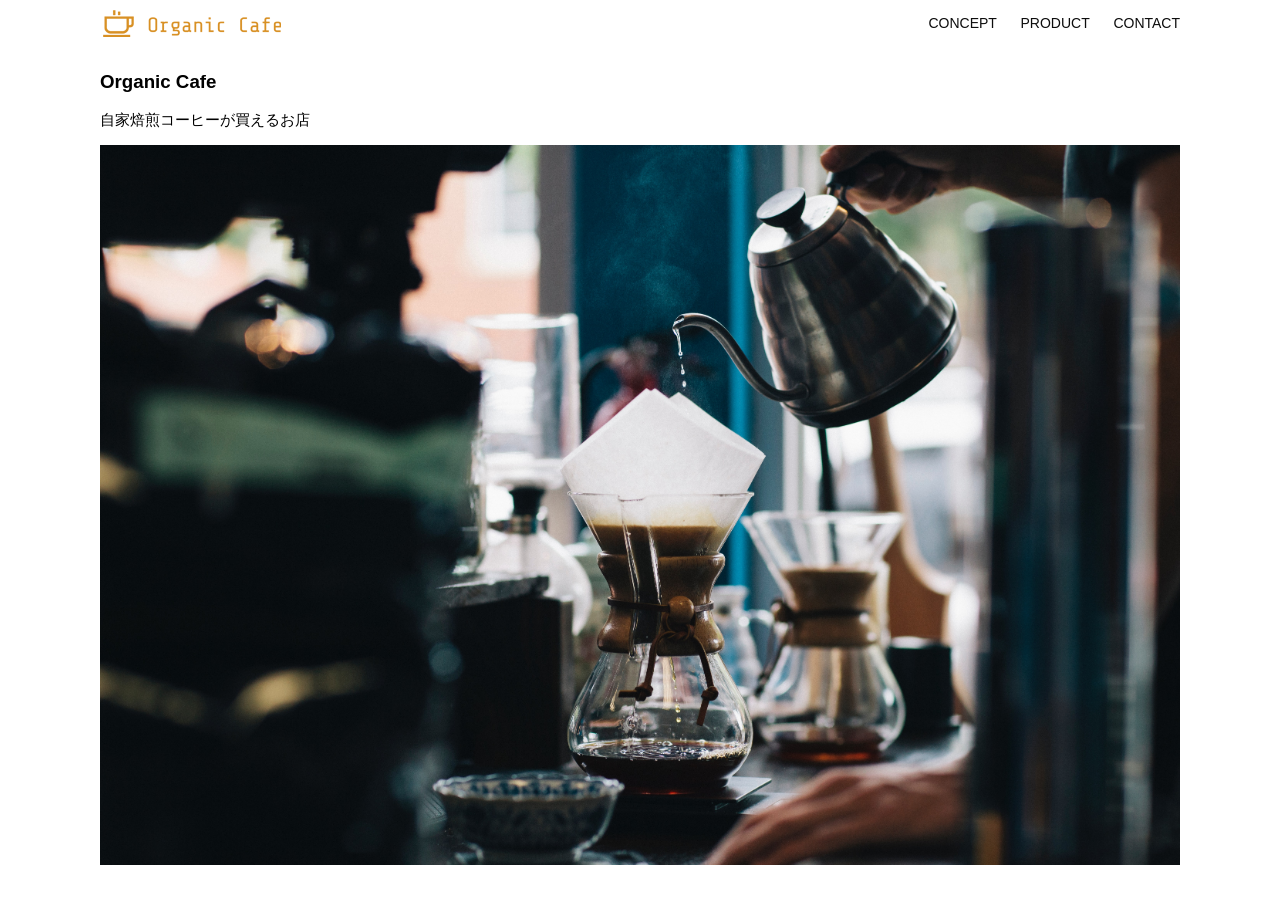
<file: kadai_013/index.html>
<!DOCTYPE html>
<html>
  <head>
    <title>Organic Cafe</title>
    <meta charset="UTF-8" />
    <meta name="description" content="自家焙煎のコーヒーがお家で楽しめるOrganic Cafe"/>
    <meta name="viewport" content="width=device-width, initial-scale=1.0" />
    <link rel="stylesheet" href="style.css" />
  </head>
  <body>
    <!-- ヘッダー -->
    <header>
      <!-- ロゴ -->
      <a href="index.html" id="logo"><img src="images/logo.png" alt="トップページに戻る"/></a>

      <!-- PC用ナビゲーション -->
      <nav id="nav-pc">
        <a href="index.html#concept">CONCEPT</a>
        <a href="index.html#product">PRODUCT</a>
        <a href="index.html#contact">CONTACT</a>
      </nav>
      <!-- スマホ用メニューボタン -->
       <button id="menu-sp" onclick="document.getElementById('nav-sp').style.display = 'block'">
        <img src="images/button-menu.png" alt="ナビゲーションを開く">
       </button>
       <div id="nav-sp">
        <button id="menu-sp" onclick="document.getElementById('nav-sp').style.display = 'none'">
          <img src="images/button-close.png" alt="ナビゲーションを閉じる">
        </button>
        <nav>
          <ul>
            <li>
              <a id="logo" href="index.html" onclick="document.getElementById('nav-sp').style.display = 'none'"><img src="images/logo.png" alt="トップページに戻る"/></a>
            </li>
            <li><a class="menu" href="index.html#concept" onclick="document.getElementById('nav-sp').style.display = 'none'">CONCEPT</a></li>
            <li><a class="menu" href="index.html#product" onclick="document.getElementById('nav-sp').style.display = 'none'">PRODUCT</a></li>
            <li><a class="menu" href="index.html#contact" onclick="document.getElementById('nav-sp').style.display = 'none'">CONTACT</a></li>
          </ul>
        </nav>
       </div>
    </header>

    <main>
      <article>
        <!-- メインビジュアル -->
        <section id="main-visual">
          <div id="main-message">
            <h1>Organic Cafe</h1>
            <p>自家焙煎コーヒーが買えるお店</p>
          </div>
          <img src="images/main-image.jpg" alt="コーヒーをハンドドリップで淹れる画像"/>
        </section>
      </article>
    </main>
  </body>
</html>
</file>
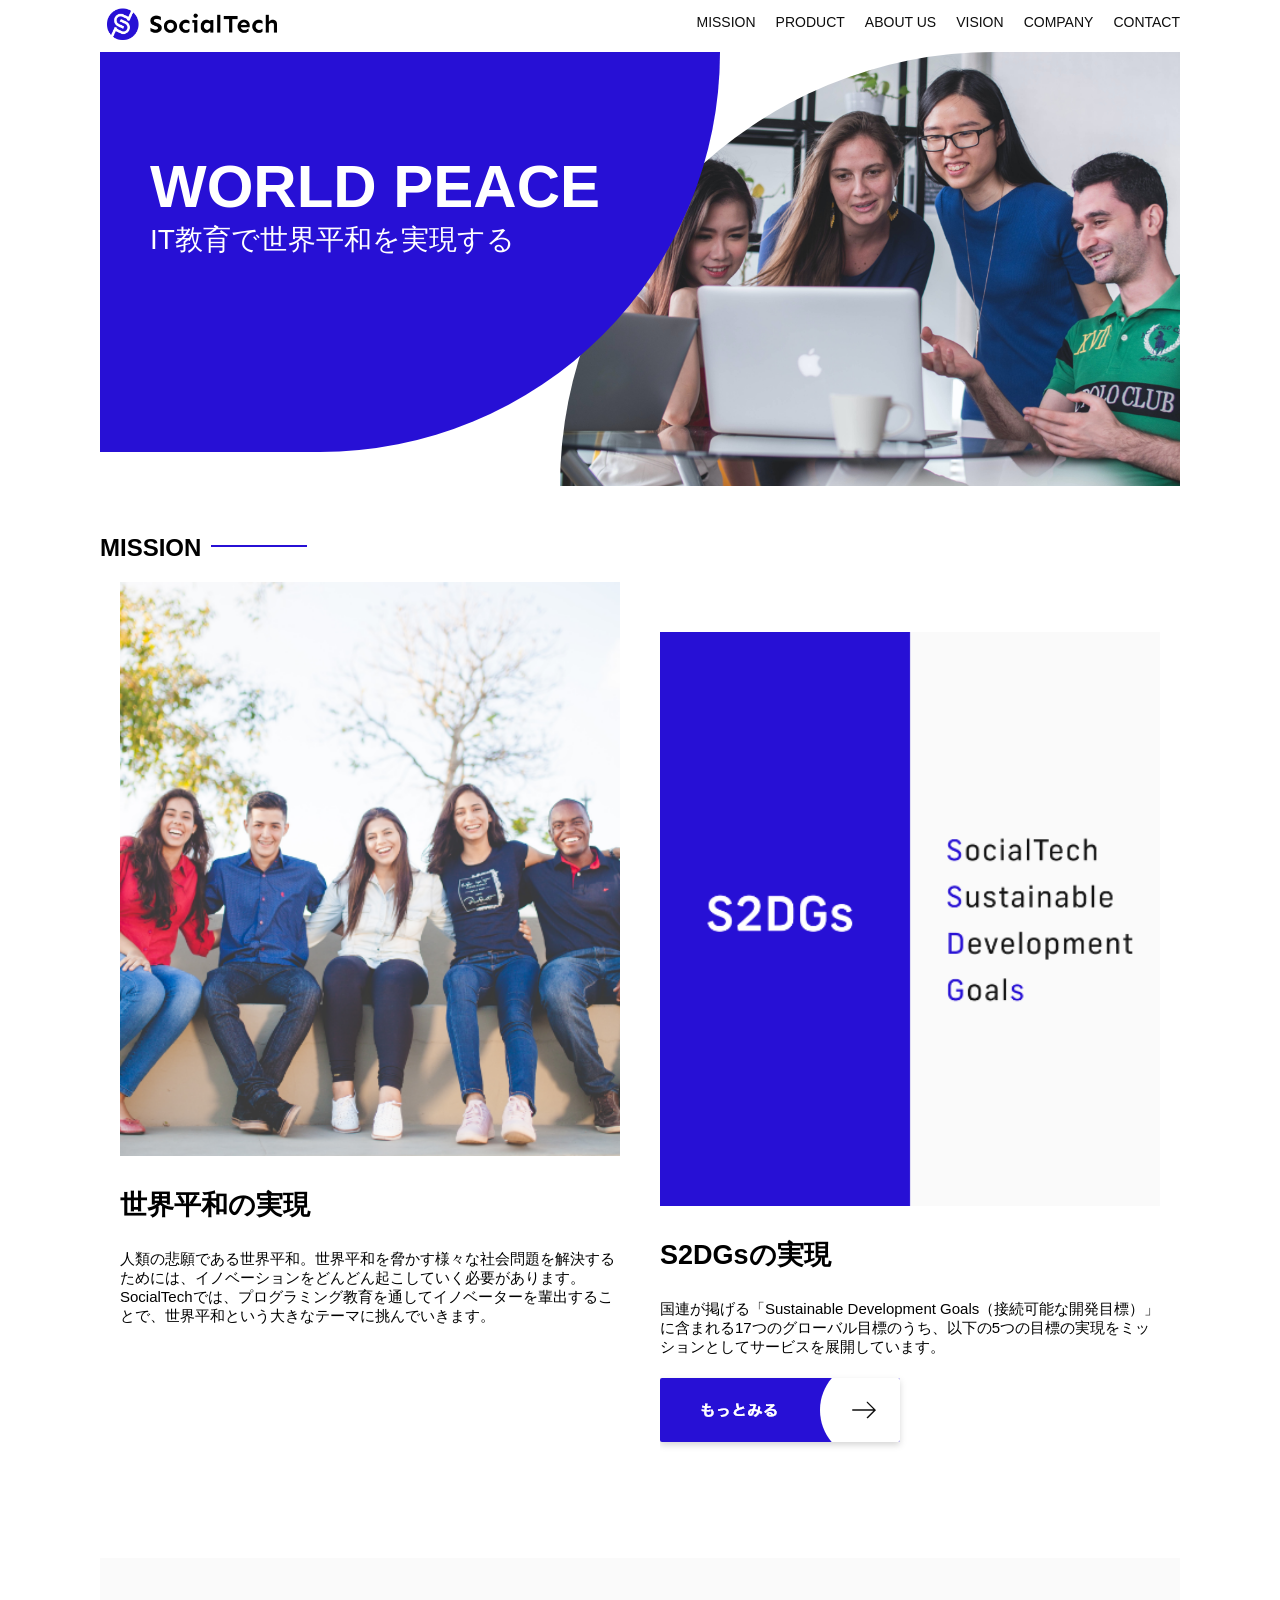
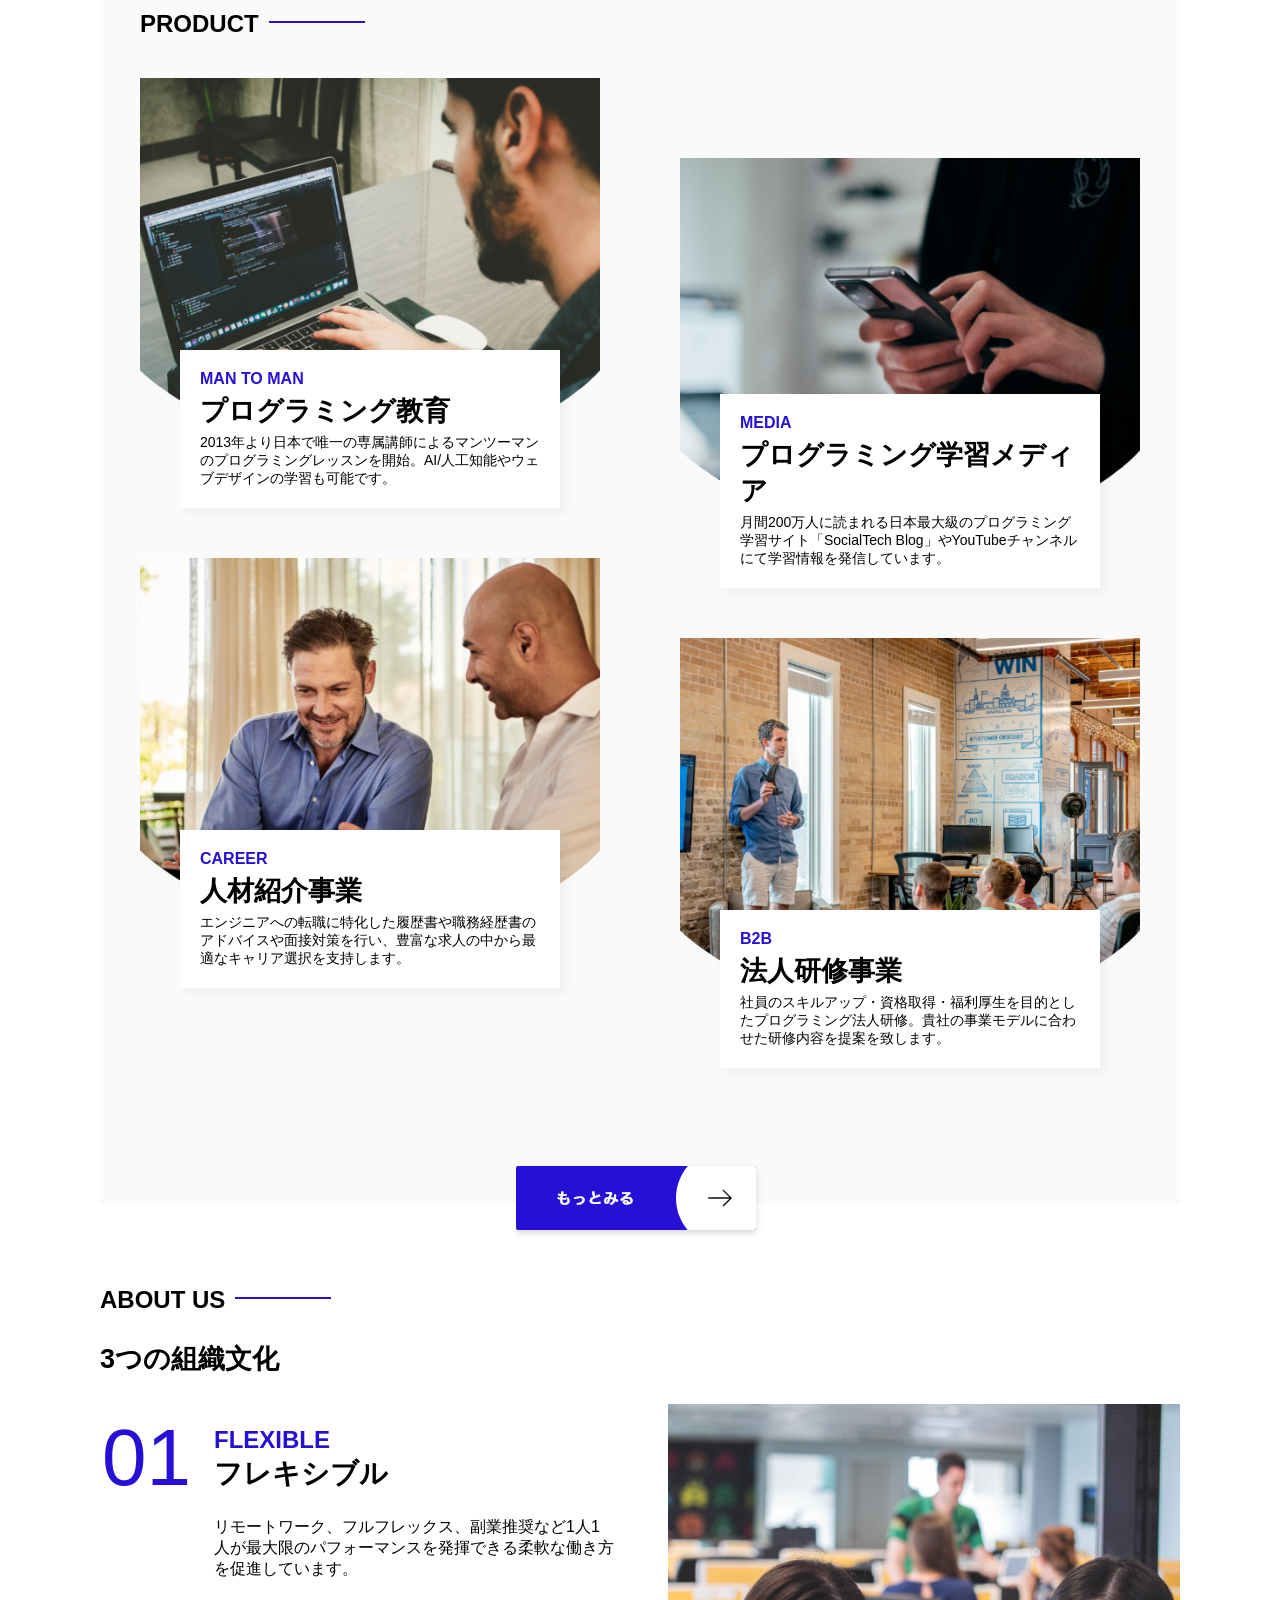
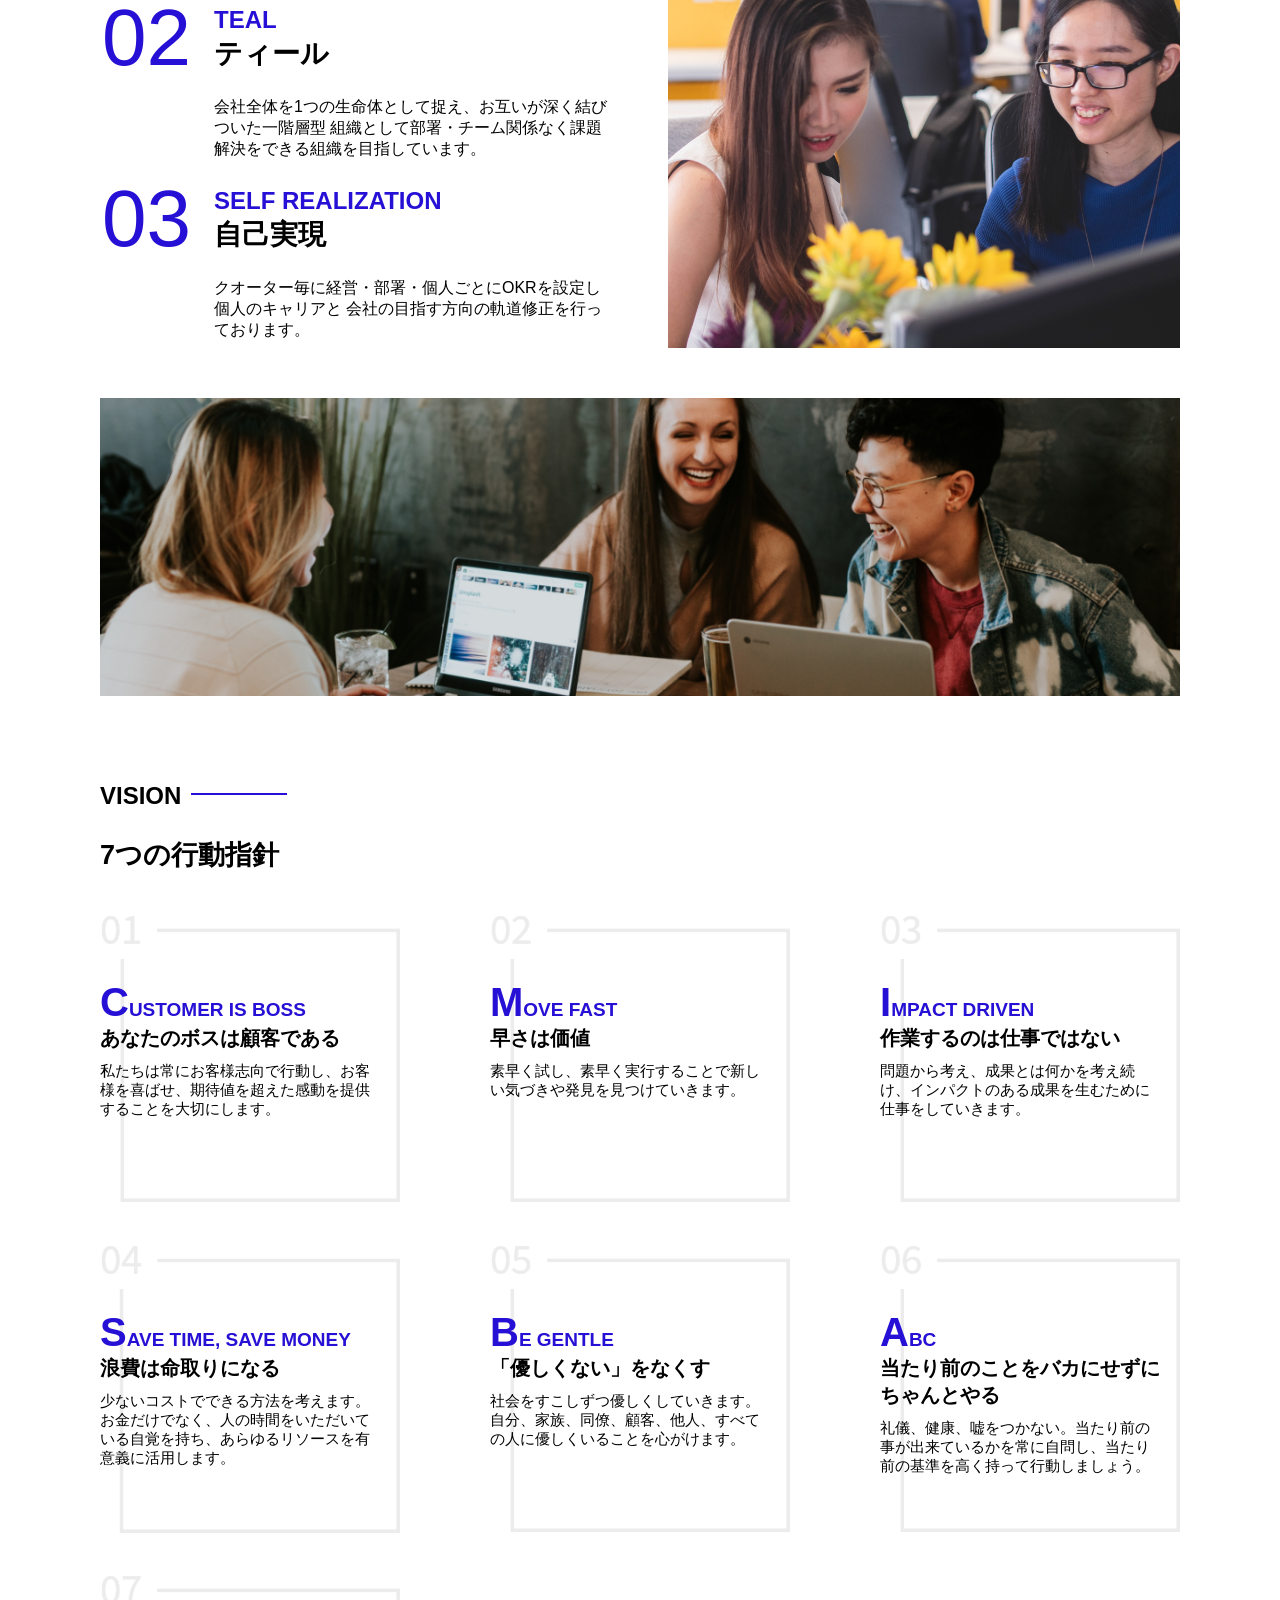
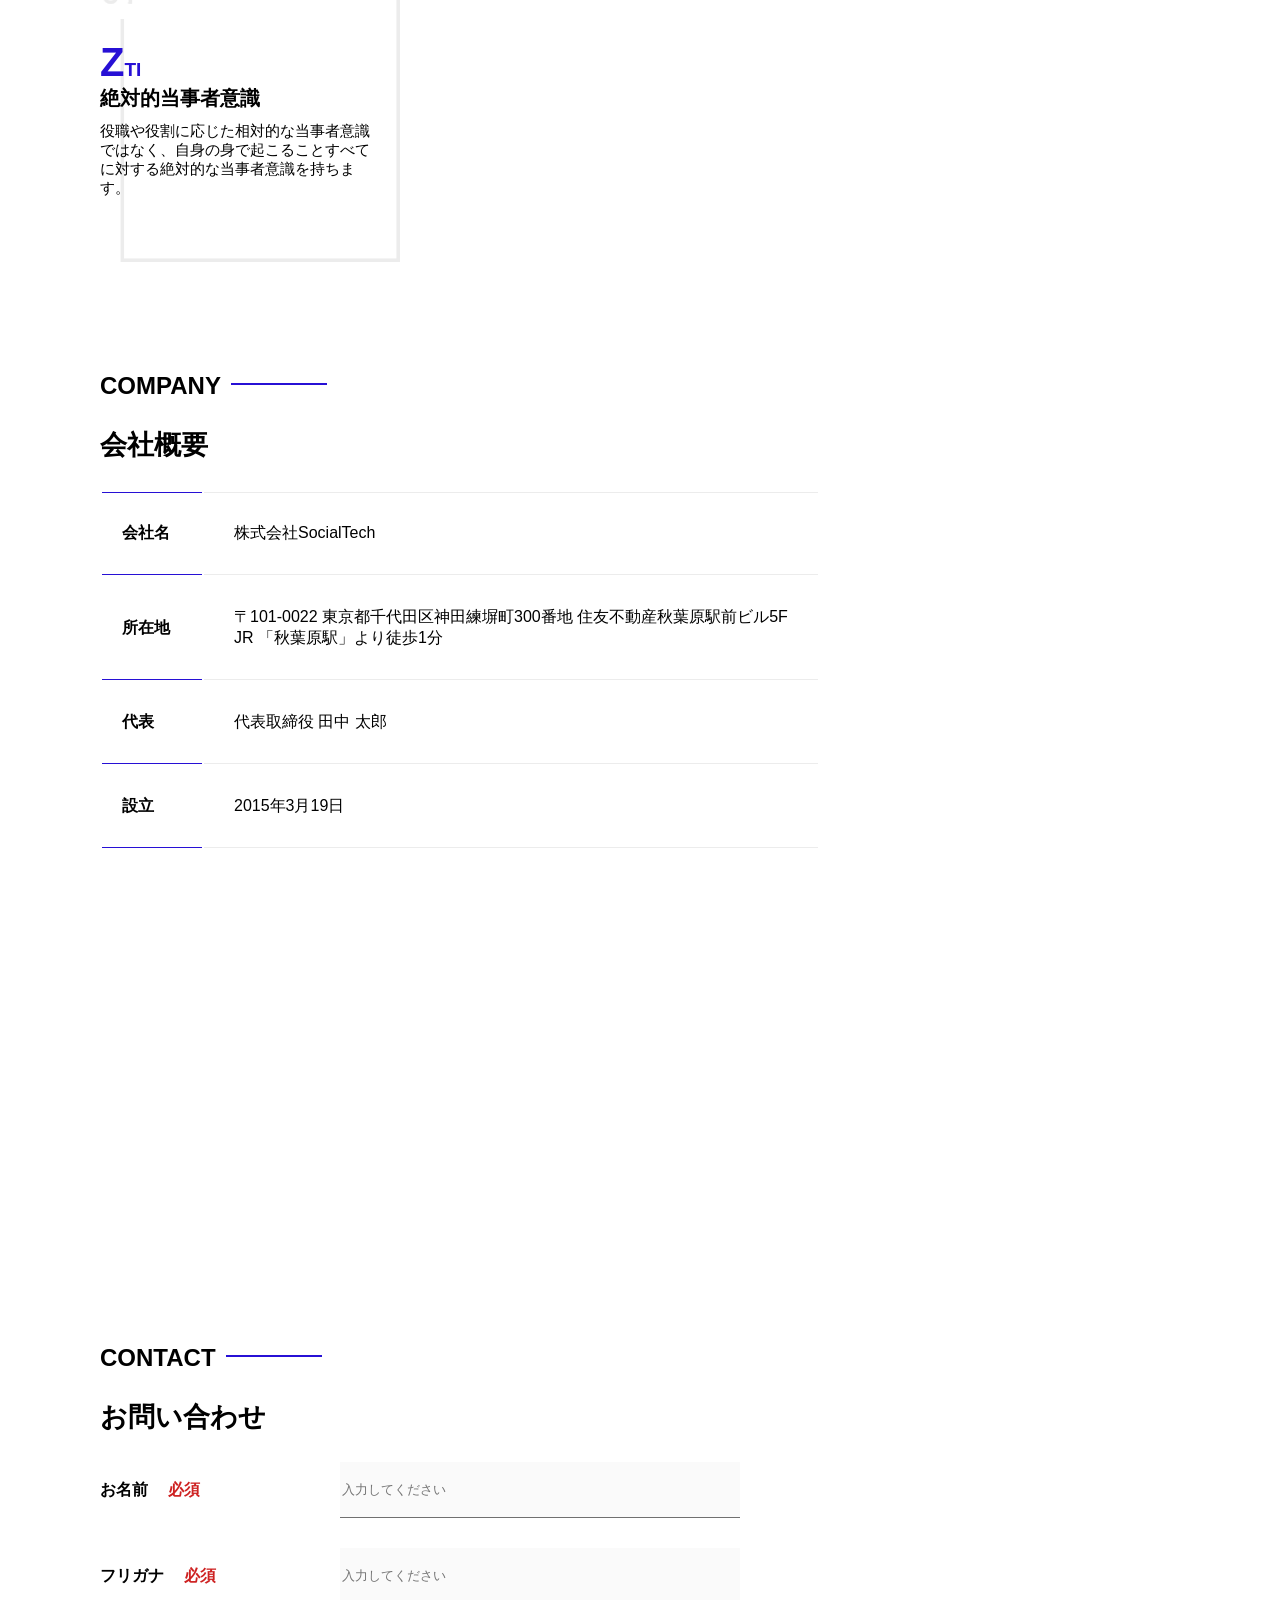
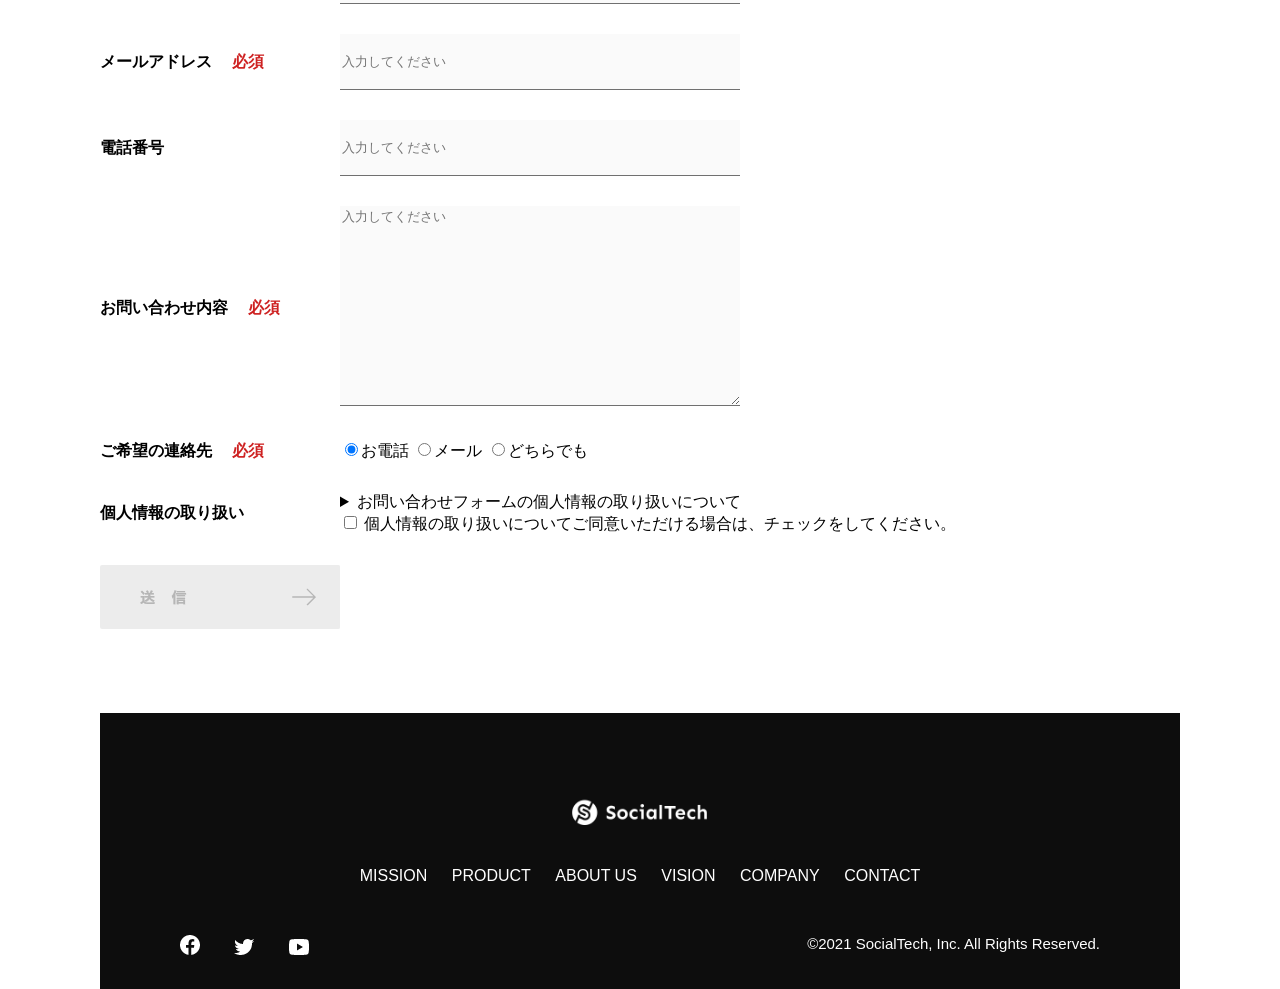
<file: kadai_tutorial_output/socialtech/index.html>
<!DOCTYPE html>
<html>
  <head>
    <title>SocialTech</title>
    <meta charset="UTF-8">
    <meta name="description" content="SocialTechはEdTech業界のリーディングカンパニーを目指します。">
    <meta name="viewport" content="width=device-width, initial-scale=1.0">
    <link rel="stylesheet" href="style.css">
  </head>
  <body>
    <!-- ヘッダー-->
     <header>
      <!-- ロゴ -->
       <a href="index.html" id="logo">
        <img src="images/logo.png" alt="トップページへ戻る">
       </a>
       <nav id="nav-pc">
        <ul>
          <li><a href="mission.html">MISSION</a></li>
          <li><a href="product.html">PRODUCT</a></li>
          <li><a href="index.html#aboutus">ABOUT US</a></li>
          <li><a href="index.html#vision">VISION</a></li>
          <li><a href="index.html#company">COMPANY</a></li>
          <li><a href="index.html#contact">CONTACT</a></li>
        </ul>
       </nav>
       <!-- スマホ用メニューボタン -->
        <button id="menu-sp" onclick="document.getElementById('nav-sp').style.display = 'block'">
          <img src="images/button-menu.png" alt="ナビゲーションを開く">
        </button>
        <!-- スマホ用ナビゲーション -->
         <div id="nav-sp">
          <button id="close" onclick="document.getElementById('nav-sp').style.display = 'none'">
            <img src="images/button-close.png" alt="ナビゲーションを閉じる">
          </button>

          <nav>
            <ul>
              <li>
                <a id="logo-sp" href="index.html" onclick="document.getElementById('nav-sp').style.display='none'"><img src="images/logo-sp.png" alt="トップページへ戻る"></a>
              </li>
              <li><a class="menu" href="mission.html" onclick="document.getElementById('nav-sp').style.display='none'">MISSION</a></li>
              <li><a class="menu" href="product.html" onclick="document.getElementById('nav-sp').style.display='none'">PRODUCT</a></li>
              <li><a class="menu" href="index.html#aboutus" onclick="document.getElementById('nav-sp').style.display='none'">ABOUT US</a></li>
              <li><a class="menu" href="index.html#vision" onclick="document.getElementById('nav-sp').style.display='none'">VISION</a></li>
              <li><a class="menu" href="index.html#company" onclick="document.getElementById('nav-sp').style.display='none'">COMPANY</a></li>
              <li><a class="menu" href="index.html#contact" onclick="document.getElementById('nav-sp').style.display='none'">CONTACT</a></li>
            </ul>
          </nav>
          <div id="sns">
            <a href="https://www.facebook.com/sejuku2013">
              <img src="images/button-facebook.png" alt="Facebookのリンク">
            </a>
            <a href="https://twitter.com/samuraijuku">
              <img src="images/button-twitter.png" alt="Twitterのリンク">
            </a>
            <a href="https://www.youtube.com/channel/UCCFOQO5aDK0xXam4cUQXT8g">
              <img src="images/button-youtube.png" alt="YouTubeのリンク">
            </a>
          </div>
         </div>
     </header>
     <main>
      <article>
        <!-- メインビジュアル -->
         <section id="main-visual">
          <div id="main-message">
            <h1>WORLD PEACE</h1>
            <p>IT教育で世界平和を実現する</p>
          </div>
          <img src="images/index/index-main.png" alt="PCの周りに集まる多国籍の仲間たち">
         </section>
         <!-- ミッション -->
          <section id="mission">
            <h2 class="index-h2">MISSION</h2>
            <div id="mission-flex">
              <div>
                <img id="mission-photo" src="images/index/index-mission.png" alt="屋外のベンチで写真を撮影する多国籍の仲間たち">
                <h3>世界平和の実現</h3>
                <p>
                  人類の悲願である世界平和。世界平和を脅かす様々な社会問題を解決するためには、イノベーションをどんどん起こしていく必要があります。SocialTechでは、プログラミング教育を通してイノベーターを輩出することで、世界平和という大きなテーマに挑んでいきます。
                </p>
              </div>
              <div>
                <img id="s2dgs" src="images/index/s2dgs.png" alt="S2DGs">
                <h3>S2DGsの実現</h3>
                <p>国連が掲げる「Sustainable Development Goals（接続可能な開発目標）」に含まれる17つのグローバル目標のうち、以下の5つの目標の実現をミッションとしてサービスを展開しています。</p>
                <a href="mission.html">
                  <img src="images/button-more.png" alt="もっとみる">
                </a>
              </div>
            </div>
          </section>
          <!-- プロダクト -->
           <section id="product">
            <h2 class="index-h2">PRODUCT</h2>
            <div class="product-flex">
              <div id="product-left">
                <div>
                  <img class="product-photo" src="images/index/index-mantoman.png" alt="PCでコードを書く男性">
                  <div class="product-explain">
                    <span>MAN TO MAN</span>
                    <h3>プログラミング教育</h3>
                    <p>2013年より日本で唯一の専属講師によるマンツーマンのプログラミングレッスンを開始。AI/人工知能やウェブデザインの学習も可能です。</p>
                  </div>
                </div>
                <div>
                  <img class="product-photo" src="images/index/index-career.png" alt="笑顔で話し合う2人の男性">
                  <div class="product-explain">
                    <span>CAREER</span>
                    <h3>人材紹介事業</h3>
                    <p>エンジニアへの転職に特化した履歴書や職務経歴書のアドバイスや面接対策を行い、豊富な求人の中から最適なキャリア選択を支持します。</p>
                  </div>
                </div>
              </div>
              <div id="product-right">
                <div>
                  <img class="product-photo" src="images/index/index-media.png" alt="スマートフォンを操作する人">
                  <div class="product-explain">
                    <span>MEDIA</span>
                    <h3>プログラミング学習メディア</h3>
                    <p>月間200万人に読まれる日本最大級のプログラミング学習サイト「SocialTech Blog」やYouTubeチャンネルにて学習情報を発信しています。</p>
                  </div>
                </div>
                <div>
                  <img class="product-photo" src="images/index/index-b2b.png" alt="講演中の男性とそれを聴く人々">
                  <div class="product-explain">
                    <span>B2B</span>
                    <h3>法人研修事業</h3>
                    <p>社員のスキルアップ・資格取得・福利厚生を目的としたプログラミング法人研修。貴社の事業モデルに合わせた研修内容を提案を致します。</p>
                  </div>
                </div>
              </div>
            </div>
            <div id="product-more">
              <a href="product.html">
                <img src="images/button-more.png" alt="もっとみる">
              </a>
            </div>
           </section>
           <!-- ABOUT US -->
            <section id="aboutus">
              <h2 class="index-h2">ABOUT US</h2>
              <h3>3つの組織文化</h3>
              <div>
          <table class="culture-table">
            <tr>
              <td class="culture-num">01</td>
              <th><span class="culture-en">FLEXIBLE</span><br>フレキシブル</th>
            </tr>
            <tr>
              <td>
                <!--空のセル-->
              </td>
              <td class="culture-description">リモートワーク、フルフレックス、副業推奨など1人1人が最大限のパフォーマンスを発揮できる柔軟な働き方を促進しています。</td>
            </tr>
            <tr>
              <td class="culture-num">02</td>
              <th><span class="culture-en">TEAL</span><br>ティール</th>
            </tr>
            <tr>
              <td>
                <!--空のセル-->
              </td>
              <td class="culture-description">会社全体を1つの生命体として捉え、お互いが深く結びついた一階層型 組織として部署・チーム関係なく課題解決をできる組織を目指しています。</td>
            </tr>
            <tr>
              <td class="culture-num">03</td>
              <th><span class="culture-en">SELF REALIZATION</span><br>自己実現</th>
            </tr>
            <tr>
              <td>
                <!--空のセル-->
              </td>
              <td class="culture-description">クオーター毎に経営・部署・個人ごとにOKRを設定し個人のキャリアと 会社の目指す方向の軌道修正を行っております。</td>
            </tr>
                  </table>
                <img class="culture-img" src="images/index/index-aboutus1.png" alt="笑顔で話し合う2人の女性">
              </div>
              <img class="culture-img2" src="images/index/index-aboutus2.png" alt="笑顔で話し合う3人の男女">
            </section>
            <!-- VISION -->
             <section id="vision">
              <h2 class="index-h2">VISION</h2>
              <h3>7つの行動指針</h3>
              <div>
                <div class="vision-box">
                  <img src="images/index/vision-01.png" alt="01">
                  <div>
                    <h4>CUSTOMER IS BOSS</h4>
                   <h5>あなたのボスは顧客である</h5>
                   <p>私たちは常にお客様志向で行動し、お客様を喜ばせ、期待値を超えた感動を提供することを大切にします。</p>
                  </div>
                </div>
                <div class="vision-box">
                  <img src="images/index/vision-02.png" alt="02">
                  <div>
                    <h4>MOVE FAST</h4>
                   <h5>早さは価値</h5>
                   <p>素早く試し、素早く実行することで新しい気づきや発見を見つけていきます。</p>
                  </div>
                </div>
                <div class="vision-box">
                  <img src="images/index/vision-03.png" alt="03">
                  <div>
                    <h4>IMPACT DRIVEN</h4>
                   <h5>作業するのは仕事ではない</h5>
                   <p>問題から考え、成果とは何かを考え続け、インパクトのある成果を生むために仕事をしていきます。</p>
                  </div>
                </div>
                <div class="vision-box">
                  <img src="images/index/vision-04.png" alt="04">
                  <div>
                    <h4>SAVE TIME, SAVE MONEY</h4>
                   <h5>浪費は命取りになる</h5>
                   <p>少ないコストでできる方法を考えます。お金だけでなく、人の時間をいただいている自覚を持ち、あらゆるリソースを有意義に活用します。</p>
                  </div>
                </div>
                <div class="vision-box">
                  <img src="images/index/vision-05.png" alt="05">
                  <div>
                    <h4>BE GENTLE</h4>
                   <h5>「優しくない」をなくす</h5>
                   <p>社会をすこしずつ優しくしていきます。自分、家族、同僚、顧客、他人、すべての人に優しくいることを心がけます。</p>
                  </div>
                </div>
                <div class="vision-box">
                  <img src="images/index/vision-06.png" alt="06">
                  <div>
                    <h4>ABC</h4>
                   <h5>当たり前のことをバカにせずにちゃんとやる</h5>
                   <p>礼儀、健康、嘘をつかない。当たり前の事が出来ているかを常に自問し、当たり前の基準を高く持って行動しましょう。</p>
                  </div>
                </div>
                <div class="vision-box">
                  <img src="images/index/vision-07.png" alt="07">
                  <div>
                    <h4>ZTI</h4>
                   <h5>絶対的当事者意識</h5>
                   <p>役職や役割に応じた相対的な当事者意識ではなく、自身の身で起こることすべてに対する絶対的な当事者意識を持ちます。</p>
                  </div>
                </div>
              </div>
             </section>
             <!-- COMPANY -->
             <section id="company">
              <h2 class="index-h2">COMPANY</h2>
              <h3>会社概要</h3>
              <table id=""company-table>
                <tr>
                  <th class="tableheader tableheader-first">会社名</th>
                  <td class="cell cell-first">株式会社SocialTech</td>
                </tr>
                <tr>
                  <th class="tableheader">所在地</th>
                  <td class="cell">〒101-0022 東京都千代田区神田練塀町300番地 住友不動産秋葉原駅前ビル5F<br>JR 「秋葉原駅」より徒歩1分</td>
                </tr>
                <tr>
                  <th class="tableheader">代表</th>
                  <td class="cell">代表取締役 田中 太郎</td>
                </tr>
                <tr>
                  <th class="tableheader">設立</th>
                  <td class="cell">2015年3月19日</td>
                </tr>
              </table>
               <iframe src="https://www.google.com/maps/embed?pb=!1m18!1m12!1m3!1d3240.0688551336807!2d139.7720776771055!3d35.69992317258124!2m3!1f0!2f0!3f0!3m2!1i1024!2i768!4f13.1!3m3!1m2!1s0x60188fee13660e23%3A0x77137876edf742ac!2z5L2P5Y-L5LiN5YuV55Sj56eL6JGJ5Y6f6aeF5YmN44OT44Or!5e0!3m2!1sja!2sjp!4v1704858013291!5m2!1sja!2sjp" 
                    style="border: 0" allowfullscreen="" loading="lazy">
                </iframe>
             </section>
             <!-- お問い合わせフォーム -->
             <section id="contact">
              <h2 class="index-h2">CONTACT</h2>
              <h3>お問い合わせ</h3>
              <form>
                <div>
                  <div class="contact-heading">
                    <label class="contact-label">お名前<span class="contact-span">必須</span></label>
                  </div>
                  <div>
                    <input type="text" name="name" placeholder="入力してください" class="contact-textbox">
                  </div>
                </div>
                <div>
                  <div class="contact-heading">
                    <label class="contact-label">フリガナ<span class="contact-span">必須</span></label>
                  </div>
                  <div>
                    <input type="text" name="hurigana" placeholder="入力してください" class="contact-textbox">
                  </div>
                </div>
                <div>
                  <div class="contact-heading">
                    <label class="contact-label">メールアドレス<span class="contact-span">必須</span></label>
                  </div>
                  <div>
                    <input type="text" name="email" placeholder="入力してください" class="contact-textbox">
                  </div>
                </div>
                <div>
                  <div class="contact-heading">
                    <label class="contact-label">電話番号</label>
                  </div>
                  <div>
                    <input type="text" name="tel" placeholder="入力してください" class="contact-textbox">
                  </div>
                </div>
                <div>
                  <div class="contact-heading">
                    <label class="contact-label">お問い合わせ内容<span class="contact-span">必須</span></label>
                  </div>
                  <div>
                    <textarea class="contact-textarea" placeholder="入力してください" name="message"></textarea>
                  </div>
                </div>
                <div>
                  <div class="contact-heading">
                    <label class="contact-label">ご希望の連絡先<span class="contact-span">必須</span></label>
                  </div>
                  <div>
                    <input class="radiobutton" type="radio" value="tel" name="contact" checked><label>お電話</label>
                    <input class="radiobutton" type="radio" value="mail" name="contact"><label>メール</label>
                    <input class="radiobutton" type="radio" value="both" name="contact"><label>どちらでも</label>
                  </div>
                </div>
                <div>
                  <div class="contact-heading">
                    <label class="contact-label">個人情報の取り扱い</label>
                  </div>
                  <div>
                    <details>
                      <summary>お問い合わせフォームの個人情報の取り扱いについて</summary>
                      <div>
                        <dl>
                          <dt>1.組織の名称又は氏名</dt>
                          <dd>株式会社SocialTech</dd>
                          <dt>2.個人情報保護管理者（若しくはその代理人）の氏名又は職名、所属及び連絡先</dt>
                          <dd>
                            <p>鈴木 一郎 コープレート部</p>
                            <p>メールアドレス：samurai@example.com</p>
                            <p>TEL：03-1234-5678</p>
                          </dd>
                          <dt>3.個人情報の利用目的</dt>
                          <dd>
                            <ul>
                              <li>本サービス及び本サービスに関する情報の提供又はそれらに関する連絡のため</li>
                              <li>ユーザー本人確認のため</li>
                              <li>当社サービスのご案内のため</li>
                              <li>当社の商品等の広告または宣伝（電子メールによるものを含むものとします。）</li>
                            </ul>
                          </dd>
                          <dt>4.個人情報の取り扱い業務の委託</dt>
                          <dd>個人情報の取扱票むの全部または一部を外部に業務委託する場合があります。その際、弊社は、個人情報を適切に保護できる管理体制を敷き実行していることを条件として委託先を厳選したうえで、機密保持契約を委託先と締結し、お客様の個人情報を厳密に管理させます。</dd>
                          <dt>5.個人情報の開示等の請求</dt>
                          <dd>
                            お客様は、弊社に対してご自身の個人情報の開示等（利用目的の通知、開示、内容の訂正・追加・削除、利用の停止または消去、第三者への提供の停止）に関して、当社問合わせ窓口に申し出ることができます。<br>
                            その際、弊社はお客様ご本人を確認させていただいたうえで、合理的な期間内に対応いたします。<br>
                            なお、個人情報に関する弊社問合わせ先は、次の通りです。
                          </dd>
                          <dd>
                            <p>株式会社SocialTech 個人情報問い合わせ窓口</p>
                            <p>〒150-0043 東京都千代田区神田練塀町300番地 住友不動産秋葉原駅前ビル5F</p>
                            <p>メールアドレス：samurai@example.com TEL：03-1234-5678</p>
                          </dd>

                          <dt>6.個人情報を提供されることの任意性について</dt>
                          <dd>お客様がご自身の個人情報を弊社に提供されるか否かは、お客様のご判断によりますが、もしご提供されない場合には、適切なサービスが提供できない場合がありますので予めご了承ください。</dd>
                        </dl>
                      </div>
                    </details>
                    <input type="checkbox" name="agree">
                    <span>個人情報の取り扱いについてご同意いただける場合は、チェックをしてください。</span>
                  </div>
                </div>
                <input type="image" src="images/button-submit.png" alt="送信する">
              </form>
             </section>
      </article>
     </main>

     <footer>
      <div id="footer-logo">
        <img src="images/logo-sp.png" alt="SocialTech">
      </div>
      <div id="footer-link">
        <a href="mission.html">MISSION</a>
        <a href="product.html">PRODUCT</a>
        <a href="index.html#aboutus">ABOUT US</a>
        <a href="index.html#vision">VISION</a>
        <a href="index.html#company">COMPANY</a>
        <a href="index.html#contact">CONTACT</a>
      </div>
      <div id="sns-footer">
        <div class="sns-btns">
          <a href="https://www.facebook.com/sejuku2013"><img src="images/button-facebook.png" alt="Facebookのリンク"></a>
          <a href="https://twitter.com/samuraijuku"><img src="images/button-twitter.png" alt="Twitterのリンク"></a>
          <a href="https://www.youtube.com/channel/UCCFOQO5aDK0xXam4cUQXT8g"><img src="images/button-youtube.png" alt="YouTubeのリンク"></a>
        </div>
        <p id="copyright">&copy;2021 SocialTech, Inc. All Rights Reserved.</p>
      </div>
     </footer>
  </body>
</html>
</file>
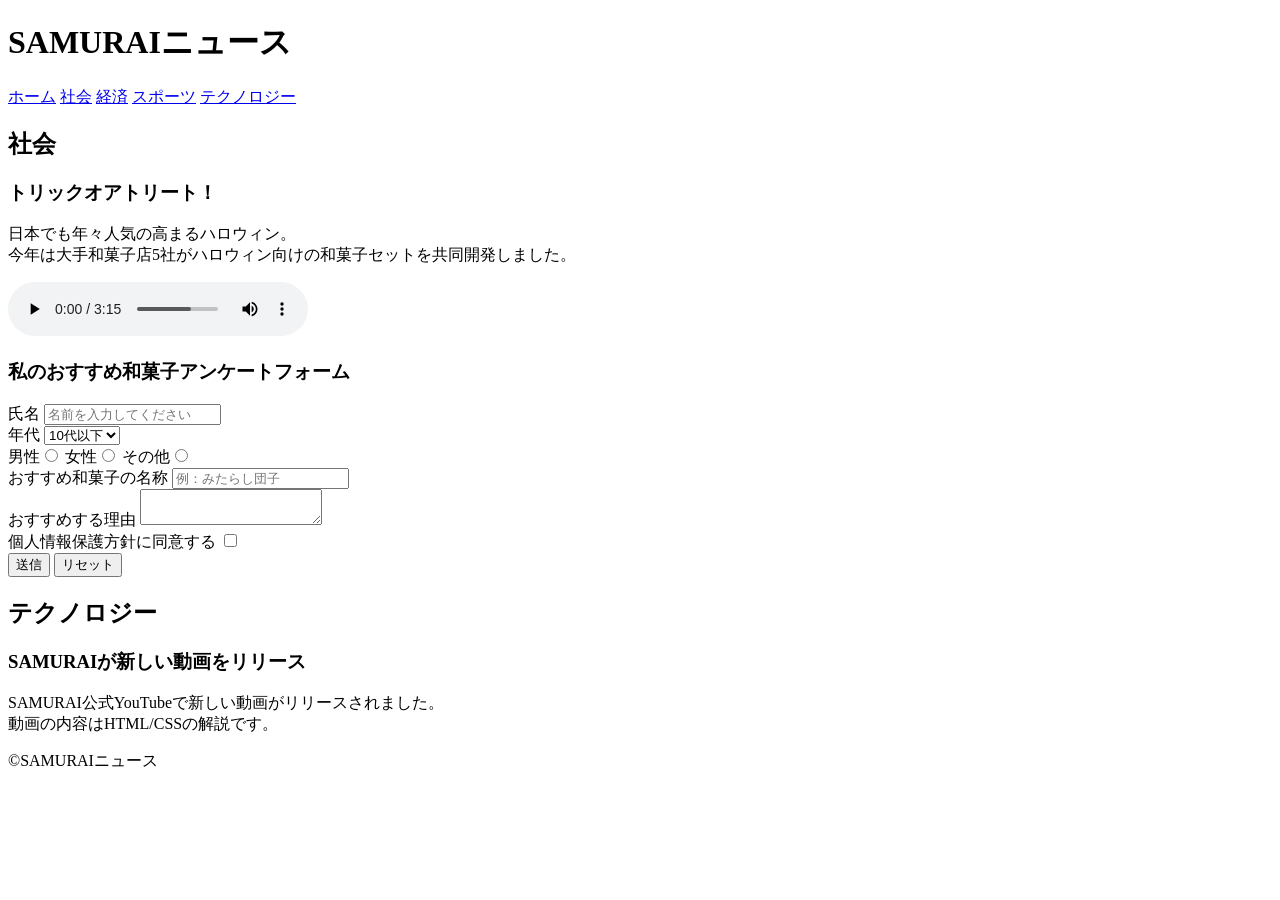
<file: kadai_008/kadai_008.html>
<!DOCTYPE html>
<html>
<head>
  <title>8章課題</title>
  <meta name="description" content="このページは8章の課題です。">
  <meta charset="UTF-8">
</head>
<body>
  <header>
    <h1>SAMURAIニュース</h1>
    <nav>
      <a href="https://www.sejuku.net/">ホーム</a>
      <a href="https://www.sejuku.net/">社会</a>
      <a href="https://www.sejuku.net/">経済</a>
      <a href="https://www.sejuku.net/">スポーツ</a>
      <a href="https://www.sejuku.net/">テクノロジー</a>
    </nav>
  </header>
  <main>
    <article>
      <h2>社会</h2>
      <section>
        <h3>トリックオアトリート！</h3>
        <p>日本でも年々人気の高まるハロウィン。<br>今年は大手和菓子店5社がハロウィン向けの和菓子セットを共同開発しました。</p>
        <audio src="ichi.mp3" controls></audio> 
       </section>
      <section>
        <h3>私のおすすめ和菓子アンケートフォーム</h3>
        <form>
          <label>氏名</label>
          <input type="text" placeholder="名前を入力してください">
          <br>
          <label>年代</label>
          <select>
            <option>10代以下</option>
            <option>20代</option>
            <option>30代</option>
            <option>40代以上</option>
          </select>
          <br>
          <label>男性</label><input type="radio" name="gender">
          <label>女性</label><input type="radio" name="gender">
          <label>その他</label><input type="radio" name="gender">
          <br>
          <label>おすすめ和菓子の名称</label>
          <input type="text" placeholder="例：みたらし団子">
          <br>
          <label>おすすめする理由</label>
          <textarea></textarea>
          <br>
          <label>個人情報保護方針に同意する</label>
          <input type="checkbox">
          <br>
          <input type="submit" value="送信">
          <input type="reset" value="リセット">
        </form>
      </section>
    </article>
    <article>
      <h2>テクノロジー</h2>
      <section>
        <h3>SAMURAIが新しい動画をリリース</h3>
        <p>SAMURAI公式YouTubeで新しい動画がリリースされました。<br>動画の内容はHTML/CSSの解説です。</p>
      </section>
    </article>
  </main>
  <footer>
    <p>&copy;SAMURAIニュース</p>
  </footer>
</body>
</html>
</file>
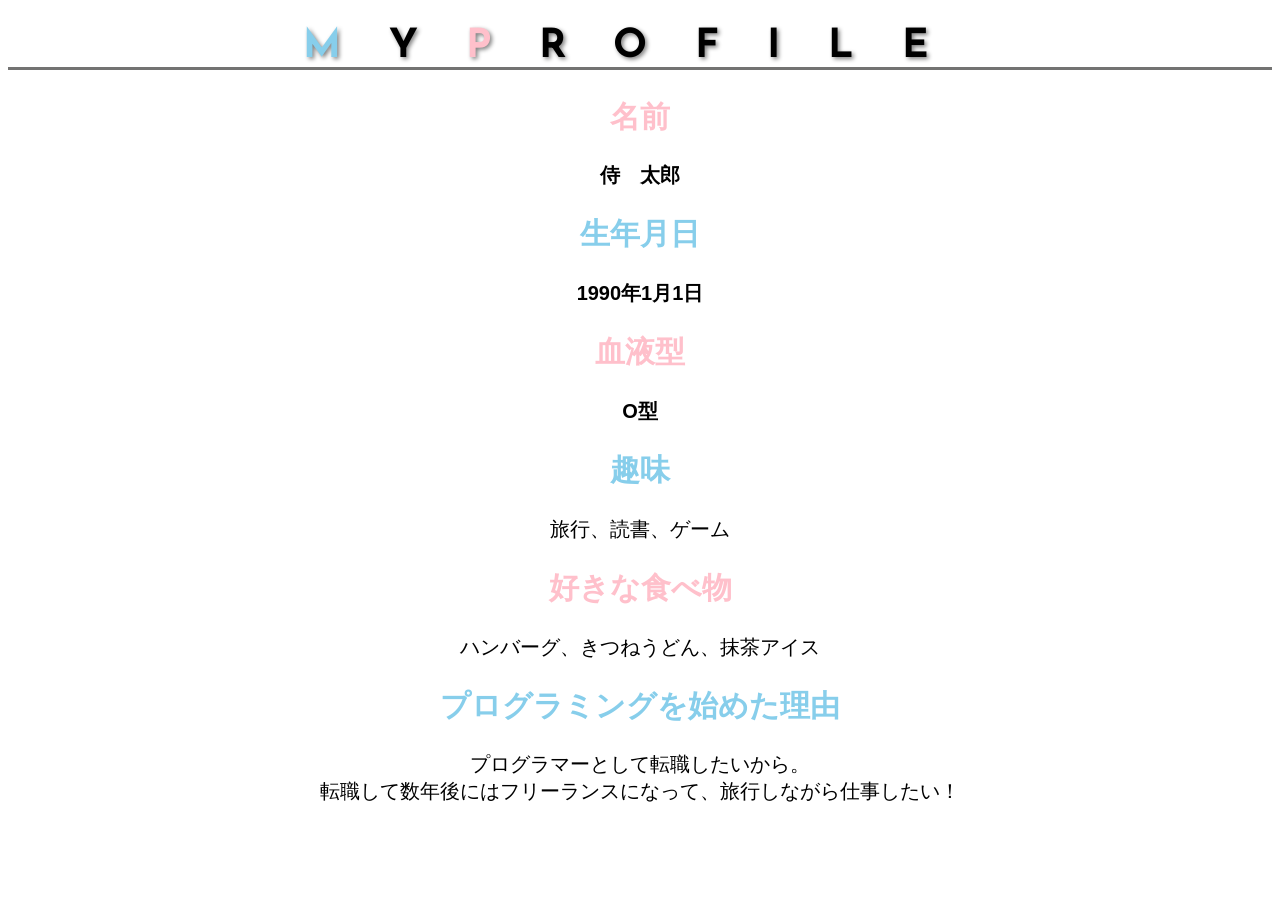
<file: kadai_015/kadai_015.html>
<!DOCTYPE html>
<html>
<head>
  <title>15章課題</title>
  <meta charset="UTF-8">
  <meta name="description" content="このページは15章の課題です。">
  <link rel="stylesheet" href="style.css">
  <link rel="preconnect" href="https://fonts.googleapis.com">
  <link rel="preconnect" href="https://fonts.gstatic.com" crossorigin>
  <link href="https://fonts.googleapis.com/css2?family=Josefin+Sans&display=swap" rel="stylesheet">
</head>
<body>
  <h1><span class="blue">M</span>Y<span class="pink">P</span>ROFILE</h1>
  <div id="basic">
    <h2 class="pink">名前</h2>
    <p>侍　太郎</p>
    <h2 class="blue">生年月日</h2>
    <p>1990年1月1日</p>
    <h2 class="pink">血液型</h2>
    <p>O型</p>
  </div>
  <h2 class="blue">趣味</h2>
  <p>旅行、読書、ゲーム</p>
  <h2 class="pink">好きな食べ物</h2>
  <p>ハンバーグ、きつねうどん、抹茶アイス</p>
  <h2 class="blue">プログラミングを始めた理由</h2>
  <p>プログラマーとして転職したいから。<br>転職して数年後にはフリーランスになって、旅行しながら仕事したい！</p>
</body>
</html>
</file>
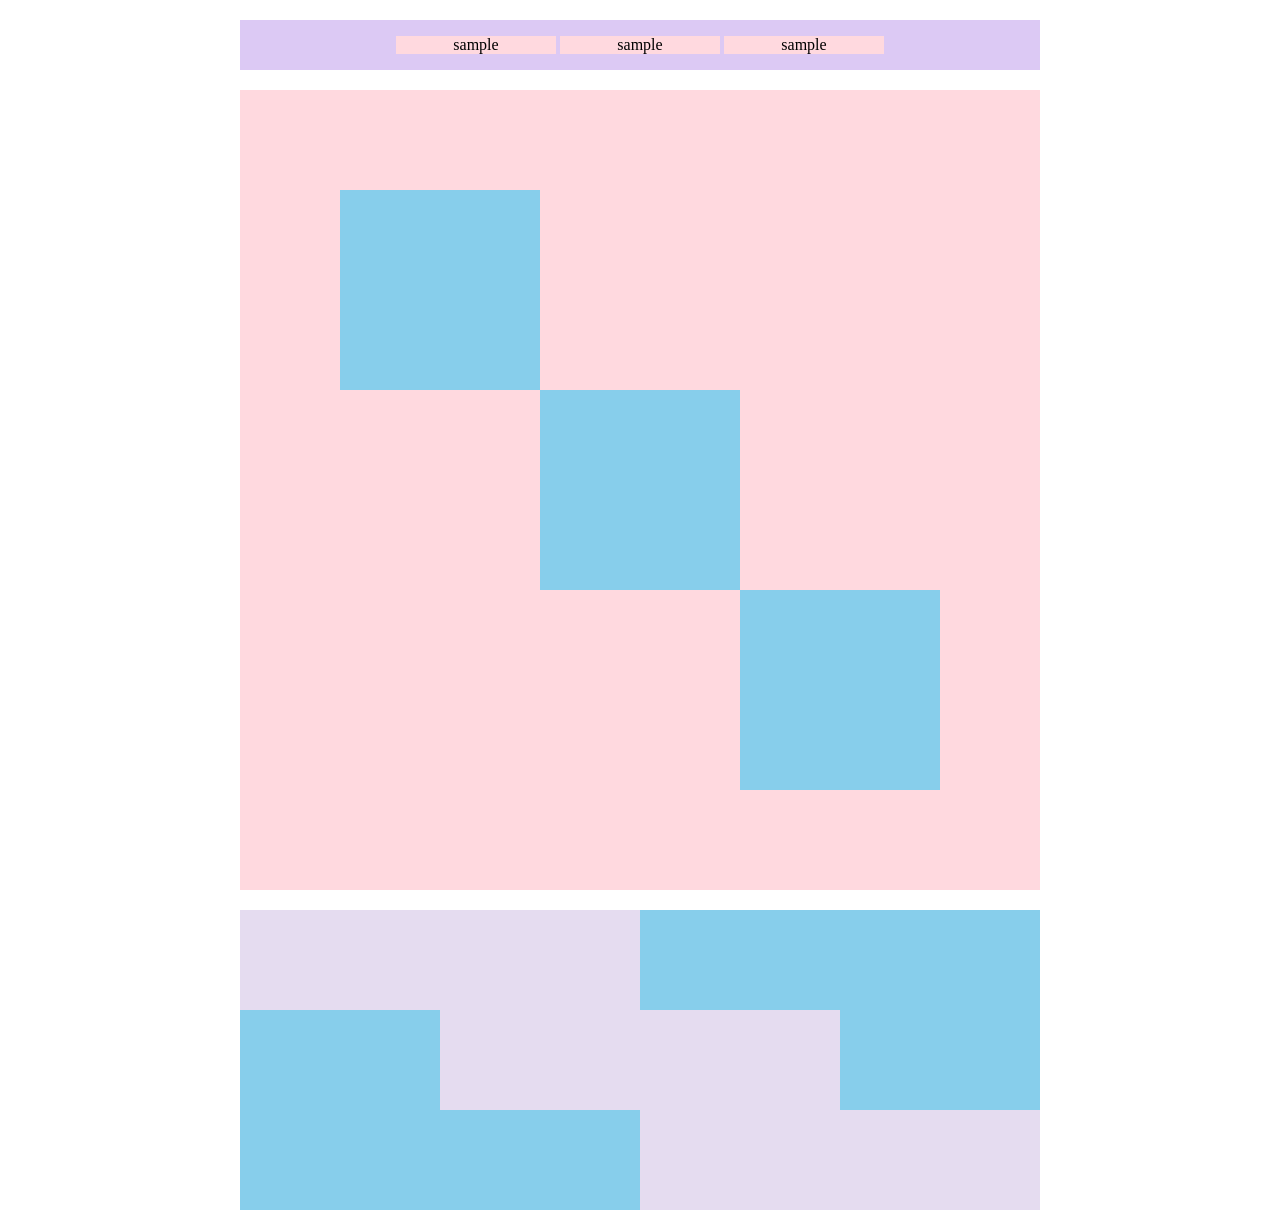
<file: kadai_018/kadai_018.html>
<!DOCTYPE html>
<html>
<head>
  <meta charset="UTF-8">
  <link rel="stylesheet" href="style.css">
  <meta name="description" content="このページは18章の課題です。">
  <title>18章課題</title>
</head>
<body>
  <div id="top">
    <p class="top-child">sample</p>
    <p class="top-child">sample</p>
    <p class="top-child">sample</p>
  </div>
  <div id="middle">
    <div id="middle-child01"></div>
    <div id="middle-child02"></div>
    <div id="middle-child03"></div>
  </div>
  <div id="bottom">
    <div id="bottom-child01"></div>
    <div id="bottom-child02"></div>
    <div id="bottom-child03"></div>
  </div>
</body>
</html>
</file>
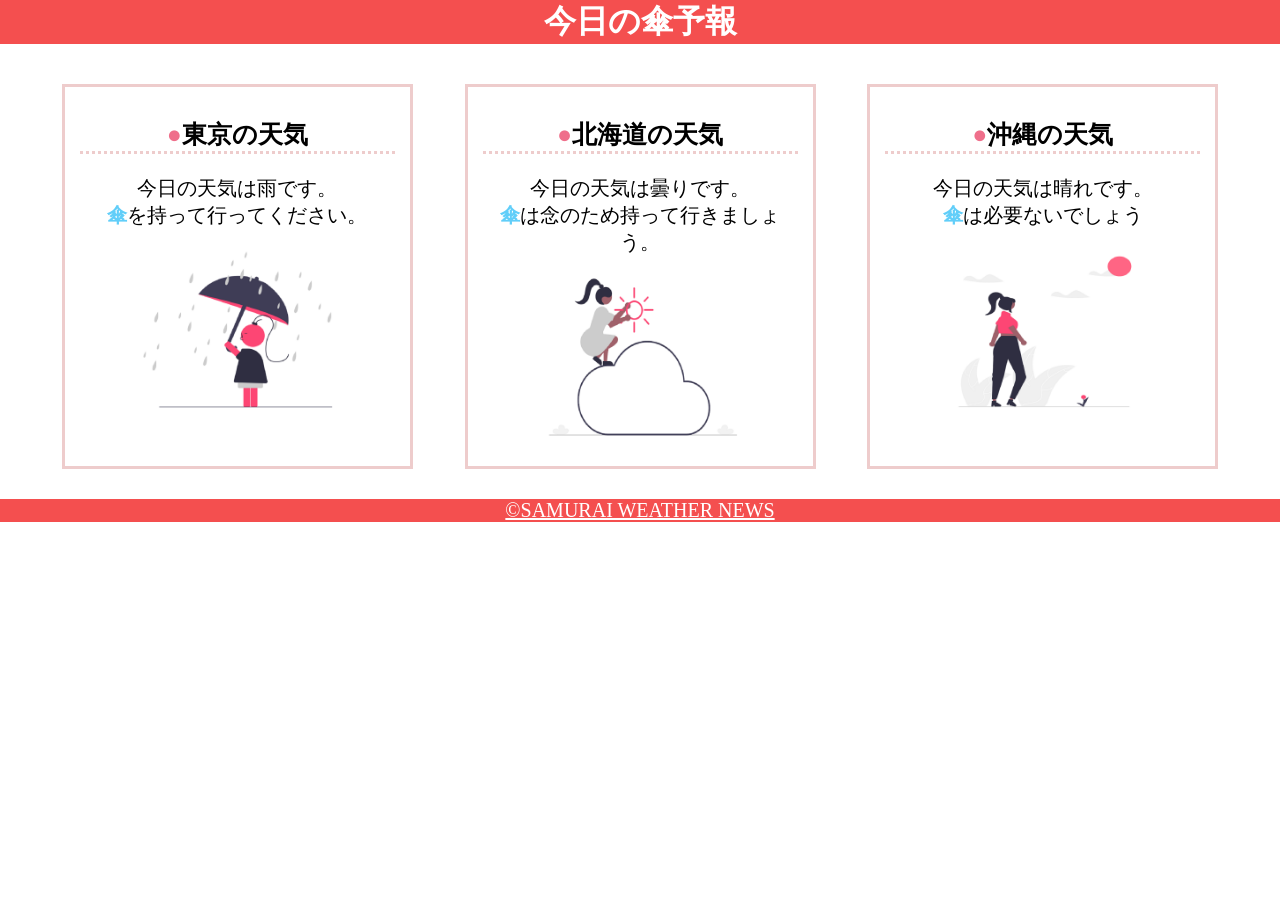
<file: kadai_022/kadai_022.html>
<!DOCTYPE html>
<html>
    <head>
        <meta charset="UTF-8">
        <meta name="viewport" content="width=device-width, initial-scale=1.0">
        <link rel="stylesheet" href="style.css">
        <meta name="description" content="このページは22章の課題です。">
        <title>22章課題</title>
    </head>
    <body>
       
        <header>
            <h1>今日の傘予報</h1>
        </header>  
 
        <main>

            <div id="parent">
                <div class="contents">
                    <h2>東京の天気</h2>
                    <p>今日の天気は雨です。</p>
                    <p>傘を持って行ってください。</p>
                    <img src="images/rainy.png" alt="雨">
                </div>
 
                <div class="contents">
                    <h2>北海道の天気</h2>
                    <p>今日の天気は曇りです。</p>
                    <p>傘は念のため持って行きましょう。</p>
                    <img src="images/cloudy.png" alt="曇り">
                </div>
 
                <div class="contents">
                    <h2>沖縄の天気</h2>
                    <p>今日の天気は晴れです。</p>
                    <p>傘は必要ないでしょう</p>
                    <img src="images/sunny.png" alt="晴れ">
                </div>

            </div>    
 
        </main>
 
        <footer>
            <a href="https://www.sejuku.net/corp/">&copy;SAMURAI WEATHER NEWS</a>
         </footer>
 
    </body>
</html>
</file>
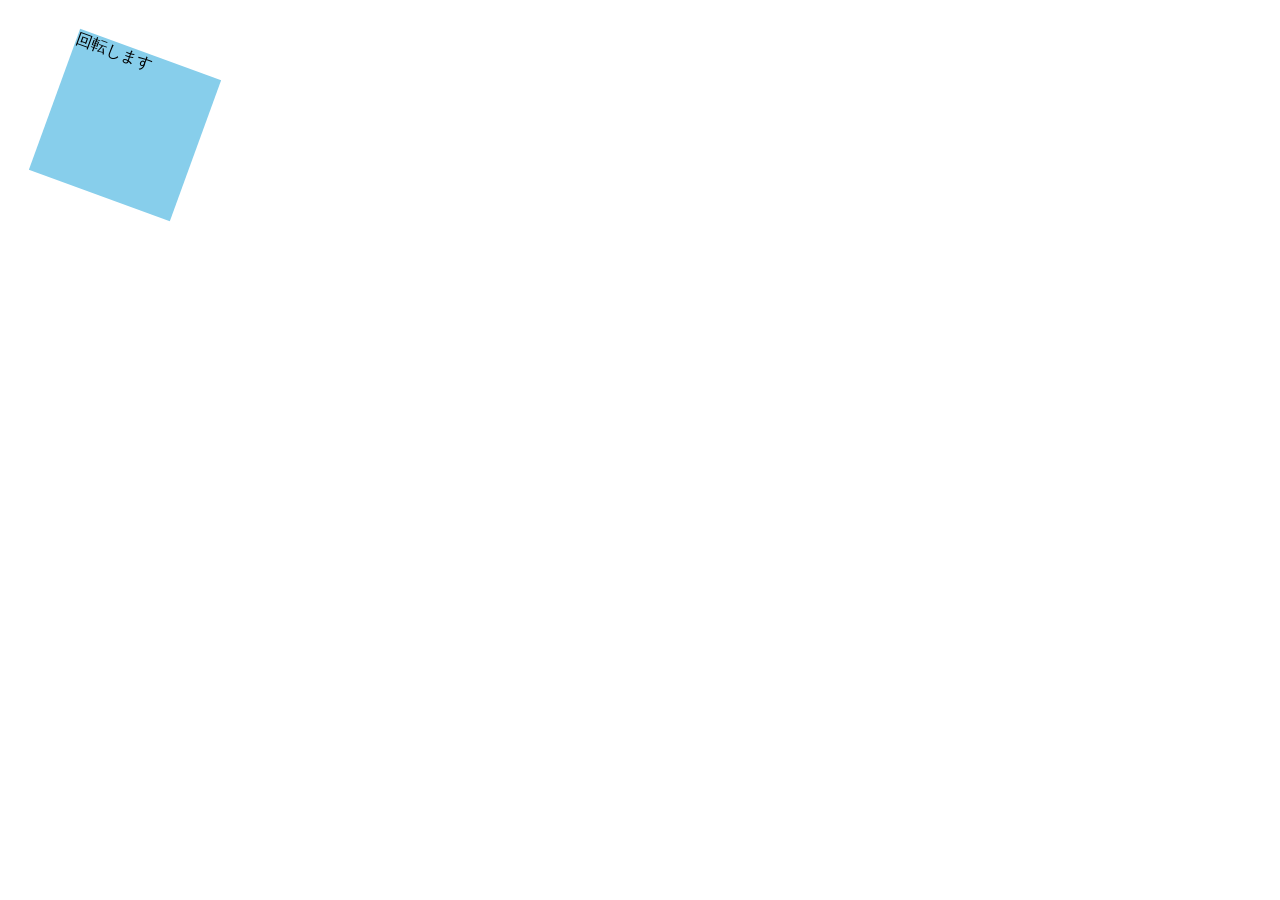
<file: kadai_mdn_css/mdn.html>
<!DOCTYPE html>
<html>

<head>
    <style>
        div {
            position: absolute;
            left: 50px;
            top: 50px;
            width: 150px;
            height: 150px;
            background-color: skyblue;
            transform: rotate(20deg);
        }
    </style>
</head>

<body>
    <div>
        回転します
    </div>

</body>

</html>
</file>
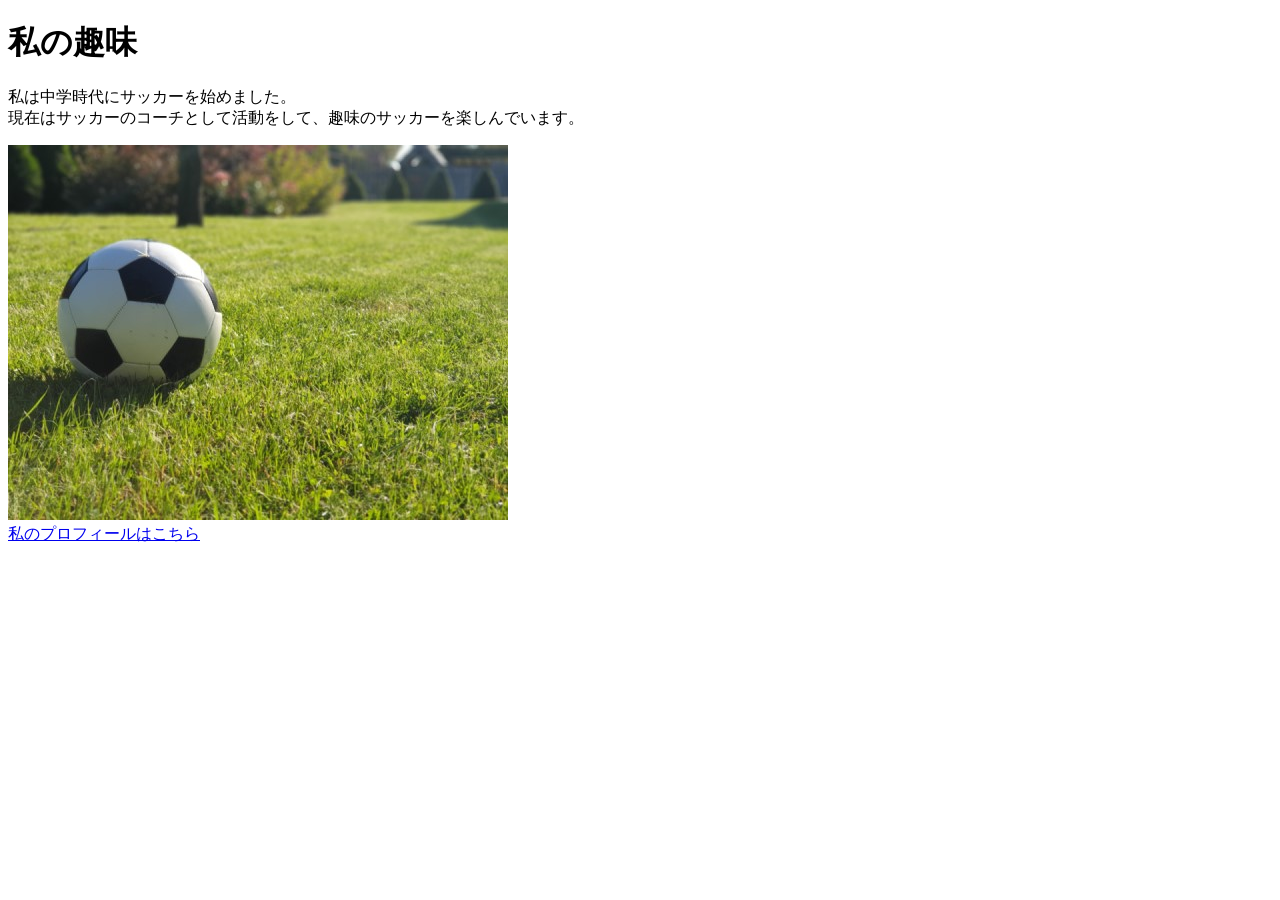
<file: kadai_005/html/kadai_005.html>
<!DOCTYPE html>
<html>
<head>
  <title>5章課題</title>
  <meta name="description" content="このページは5章の課題です。">
  <meta charset="UTF-8">
</head>
<body>
  <h1>私の趣味</h1>
  <p>私は中学時代にサッカーを始めました。<br>
    現在はサッカーのコーチとして活動をして、趣味のサッカーを楽しんでいます。
  </p>
  <img src="../images/sample.jpg" alt="サッカーボール">
  <br><a href="https://x.com/samuraijuku">私のプロフィールはこちら</a>
</body>
</html>
</file>
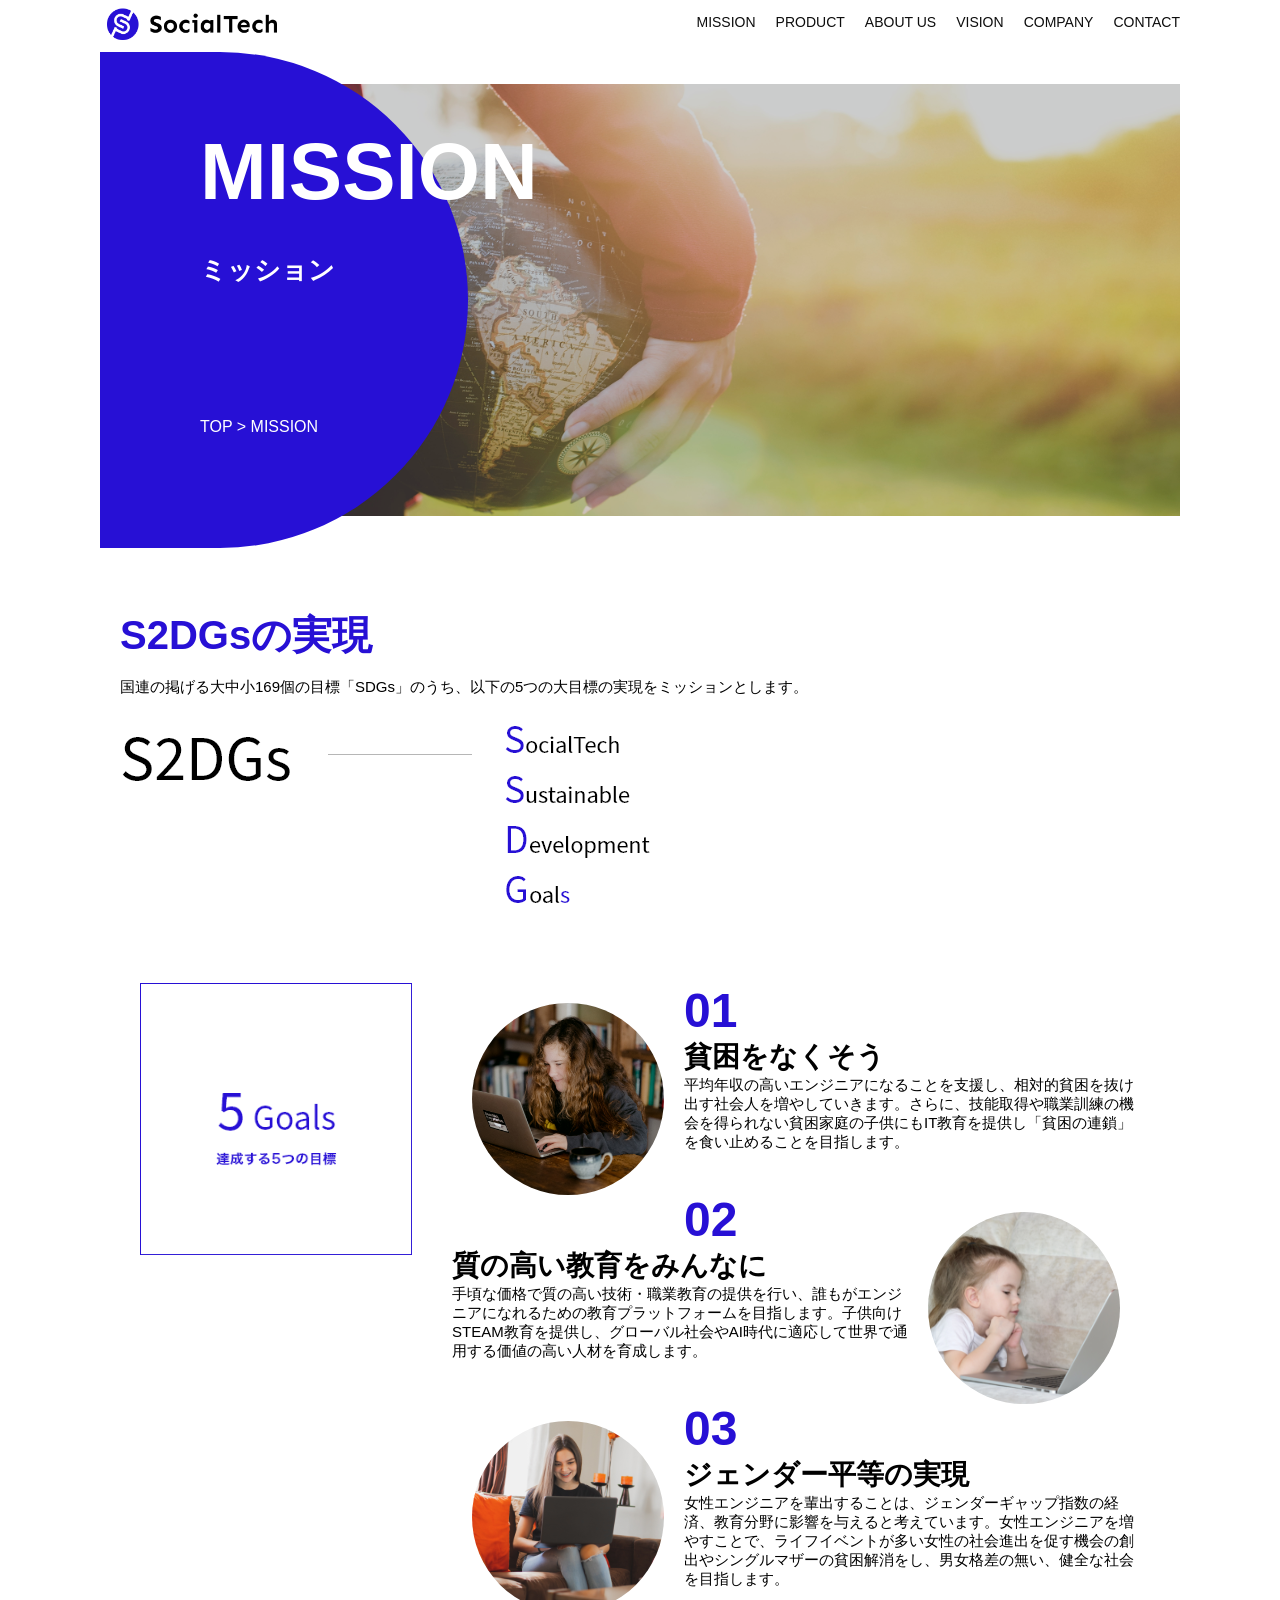
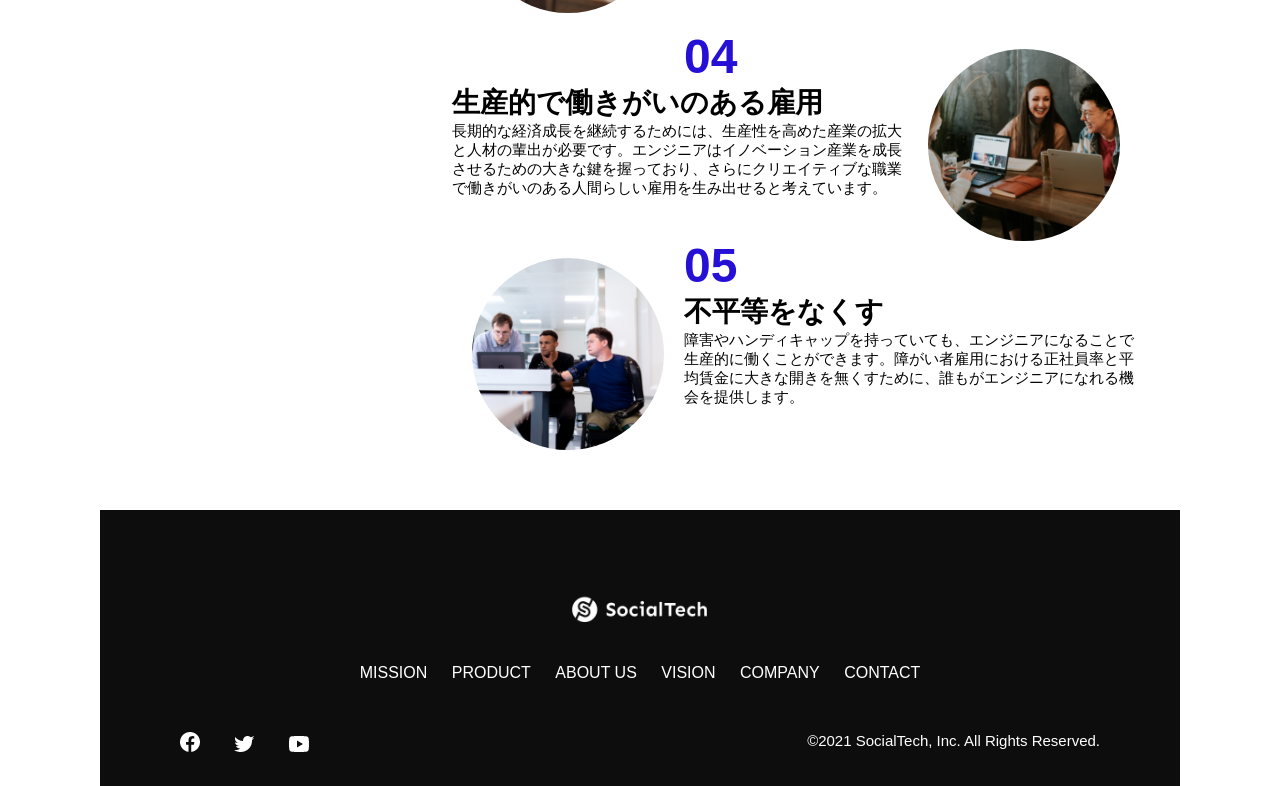
<file: kadai_tutorial_output/socialtech/mission.html>
<!DOCTYPE html>
<html>
  <head>
    <title></title>
    <title>SocialTech - MISSION ミッション -</title>
    <meta charset="utf-8">
    <meta name="description" contect="">
    <meta name="description" content="SocialTechが目指す5つの目標(52DGs)を紹介します">
    <meta name="viewport" content="width=device-width,initial-scale=1.0">
    <link rel="stylesheet" href="style.css">
  </head>

  <body>
    <!-- ヘッダー -->
     <header>
      <!-- ロゴ -->
       <a href="index.html" id="logo">
        <img src="images/logo.png" alt="トップページに戻る">
       </a>

       <!-- PC用ナビゲーション -->
        <nav id="nav-pc">
          <ul>
            <li><a href="mission.html">MISSION</a></li>
            <li><a href="product.html">PRODUCT</a></li>
            <li><a href="index.html#aboutus">ABOUT US</a></li>
            <li><a href="index.html#vision">VISION</a></li>
            <li><a href="index.html#company">COMPANY</a></li>
            <li><a href="index.html#contact">CONTACT</a></li>
          </ul>
        </nav>

        <!-- スマホ用メニューボタン -->
         <button id="menu-sp" onclick="document.getElementById('nav-sp').style.display = 'block'">
          <img src="images/button-menu.png" alt="ナビゲーションを開く">
         </button>

         <!-- スマホ用ナビゲーション -->
          <div id="nav-sp">
            <button id="close" onclick="document.getElementById('nav-sp').style.display = 'none'">
              <img src="images/button-close.png" alt="ナビゲーションを閉じる">
            </button>

            <nav>
              <ul>
                <li>
                  <a id="logo-sp" href="index.html" onclick="document.getElementById('nav-sp').style.display='none'"><img src="images/logo-sp.png" alt="トップページへ戻る"></a>
                </li>
                <li><a class="menu" href="mission.html" onclick="document.getElementById('nav-sp').style.display='none'">MISSION</a></li>
                <li><a class="menu" href="product.html" onclick="document.getElementById('nav-sp').style.display='none'">PRODUCT</a></li>
                <li><a class="menu" href="index.html#aboutus" onclick="document.getElementById('nav-sp').style.display='none'">ABOUT US</a></li>
                <li><a class="menu" href="index.html#vision" onclick="document.getElementById('nav-sp').style.display='none'">VISION</a></li>
                <li><a class="menu" href="index.html#company" onclick="document.getElementById('nav-sp').style.display='none'">COMPANY</a></li>
                <li><a class="menu" href="index.html#contact" onclick="document.getElementById('nav-sp').style.display='none'">CONTACT</a></li>
              </ul>
            </nav>
            <div id="sns">
              <a href="https://www.facebook.com/sejuku2013">
                <img src="images/button-facebook.png" alt="Facebookのリンク">
              </a>
              <a href="https://twitter.com/samuraijuku">
                <img src="images/button-twitter.png" alt="Twitterのリンク">
              </a>
              <a href="https://www.youtube.com/channel/UCCFOQO5aDK0xXam4cUQXT8g">
                <img src="images/button-youtube.png" alt="YouTubeのリンク">
              </a>
            </div>
          </div>
     </header>

     <main>
      <article>
        <section id="mission-main">
          <div class="mission-main-inner">
            <div id="mission-title">
              <h1>MISSION<br><span>ミッション</span></h1>
              <p>TOP > MISSION</p>
            </div>
          </div>
        </section>

        <section id="mission-s2dgs">
          <h2 class="mission-h2">S2DGsの実現</h2>
          <p>国連の掲げる大中小169個の目標「SDGs」のうち、以下の5つの大目標の実現をミッションとします。</p>
          <img src="images/mission/mission-s2dgs.png" alt="S2DGs">
        </section>

        <section id="mission-five-goals">
          <div class="five-goals-image">
            <img src="images/mission/mission-5goals.png" alt="5Goals">
          </div>
          <div class="five-goals-read">
            <div>
               <img class="fivegoals-image-left" src="images/mission/mission-5goals01.png" alt="PCを操作する女の子">
               <span class="fivegoals-number">01</span>
               <h3 class="fivegoals-h3">貧困をなくそう</h3>
               <p class="fivegoals-p">平均年収の高いエンジニアになることを支援し、相対的貧困を抜け出す社会人を増やしていきます。さらに、技能取得や職業訓練の機会を得られない貧困家庭の子供にもIT教育を提供し「貧困の連鎖」を食い止めることを目指します。</p>
             </div>
             <div>
               <img class="fivegoals-image-right" src="images/mission/mission-5goals02.png" alt="PCを見つめる小さい女の子">
               <span class="fivegoals-number">02</span>
               <h3 class="fivegoals-h3">質の高い教育をみんなに</h3>
               <p class="fivegoals-p">手頃な価格で質の高い技術・職業教育の提供を行い、誰もがエンジニアになれるための教育プラットフォームを目指します。子供向けSTEAM教育を提供し、グローバル社会やAI時代に適応して世界で通用する価値の高い人材を育成します。</p>
             </div>
             <div>
               <img class="fivegoals-image-left" src="images/mission/mission-5goals03.png" alt="PCを操作する女性">
               <span class="fivegoals-number">03</span>
               <h3 class="fivegoals-h3">ジェンダー平等の実現</h3>
               <p class="fivegoals-p">女性エンジニアを輩出することは、ジェンダーギャップ指数の経済、教育分野に影響を与えると考えています。女性エンジニアを増やすことで、ライフイベントが多い女性の社会進出を促す機会の創出やシングルマザーの貧困解消をし、男女格差の無い、健全な社会を目指します。</p>
             </div>
             <div>
               <img class="fivegoals-image-right" src="images/mission/mission-5goals04.png" alt="笑顔で話し合う3人の男女">
               <span class="fivegoals-number">04</span>
               <h3 class="fivegoals-h3">生産的で働きがいのある雇用</h3>
               <p class="fivegoals-p">長期的な経済成長を継続するためには、生産性を高めた産業の拡大と人材の輩出が必要です。エンジニアはイノベーション産業を成長させるための大きな鍵を握っており、さらにクリエイティブな職業で働きがいのある人間らしい雇用を生み出せると考えています。</p>
             </div>
             <div>
               <img class="fivegoals-image-left" src="images/mission/mission-5goals05.png" alt="障害を持つ男性が生き生きと働く様子">
               <span class="fivegoals-number">05</span>
               <h3 class="fivegoals-h3">不平等をなくす</h3>
               <p class="fivegoals-p">障害やハンディキャップを持っていても、エンジニアになることで生産的に働くことができます。障がい者雇用における正社員率と平均賃金に大きな開きを無くすために、誰もがエンジニアになれる機会を提供します。</p>
             </div>
          </div>
        </section>
      </article>
     </main>

     <footer>
      <div id="footer-logo">
        <img src="images/logo-sp.png" alt="SocialTech">
      </div>
      <div id="footer-link">
        <a href="mission.html">MISSION</a>
        <a href="product.html">PRODUCT</a>
        <a href="index.html#aboutus">ABOUT US</a>
        <a href="index.html#vision">VISION</a>
        <a href="index.html#company">COMPANY</a>
        <a href="index.html#contact">CONTACT</a>
      </div>
      <div id="sns-footer">
        <div class="sns-btns">
          <a href="https://www.facebook.com/sejuku2013"><img src="images/button-facebook.png" alt="Facebookのリンク"></a>
          <a href="https://twitter.com/samuraijuku"><img src="images/button-twitter.png" alt="Twitterのリンク"></a>
          <a href="https://www.youtube.com/channel/UCCFOQO5aDK0xXam4cUQXT8g"><img src="images/button-youtube.png" alt="YouTubeのリンク"></a>
        </div>
        <p id="copyright">&copy;2021 SocialTech, Inc. All Rights Reserved.</p>
      </div>
     </footer>
  </body>
</html>
</file>
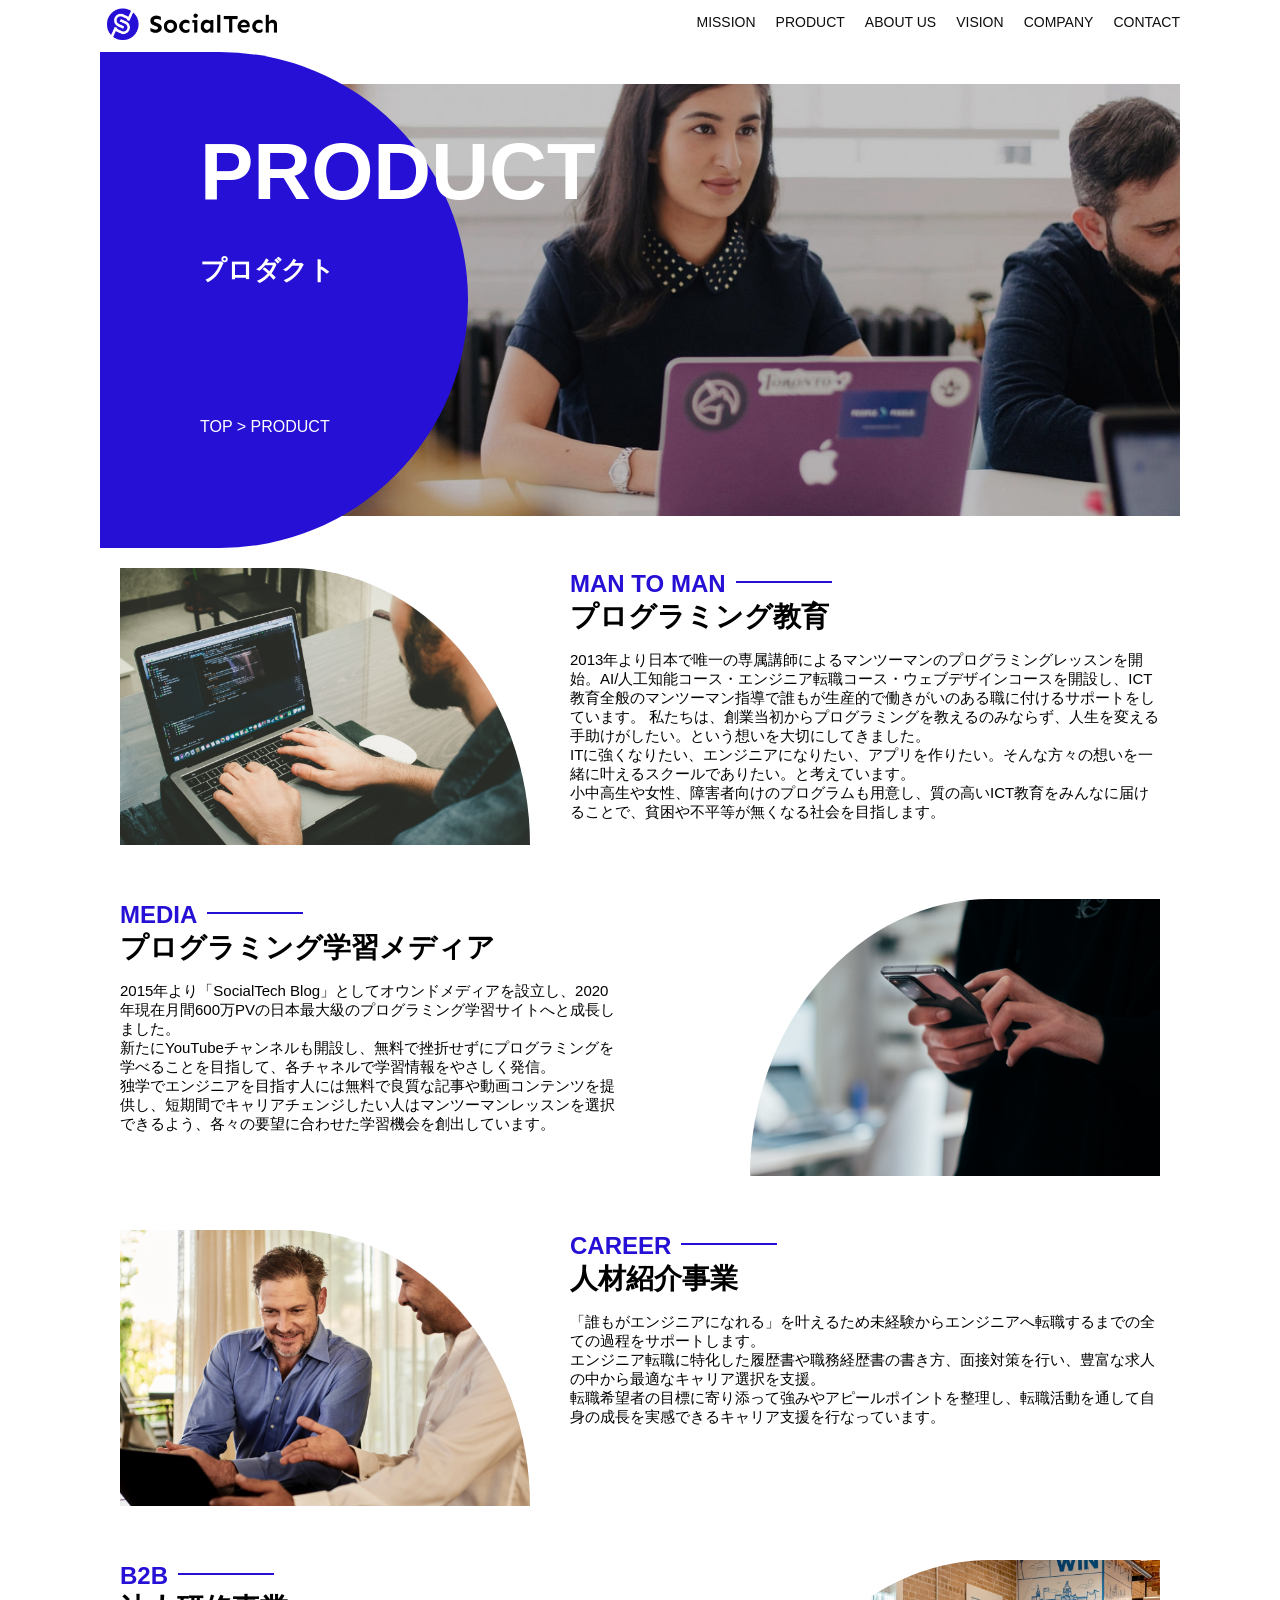
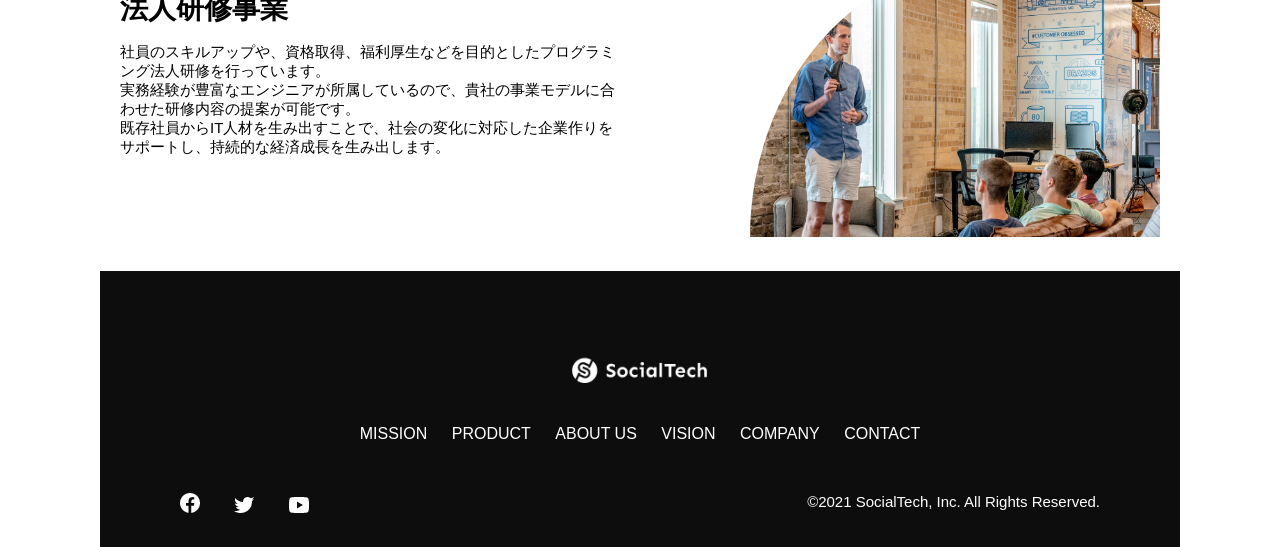
<file: kadai_tutorial_output/socialtech/product.html>
<!DOCTYPE html>
<html>
  <head>
    <title></title>
    <title>SocialTech -PRODUCT プロダクト</title>
    <meta charset="utf-8">
    <meta name="description" content="">
    <meta name="description" content="SocialTechの4つのプロダクトを紹介します">
    <meta name="viewport" content="width=device-width, initial-scale=1.0">
    <link rel="stylesheet" href="style.css">
  </head>

  <body>
    <!-- ヘッダー -->
     <header>
      <!-- ロゴ -->
      <a href="index.html" id="logo">
        <img src="images/logo.png" alt="トップページに戻る">
      </a>

      <!-- PC用ナビゲーション -->
       <nav id="nav-pc">
        <ul>
          <li><a href="mission.html">MISSION</a></li>
          <li><a href="product.html">PRODUCT</a></li>
          <li><a href="index.html#aboutus">ABOUT US</a></li>
          <li><a href="index.html#vision">VISION</a></li>
          <li><a href="index.html#company">COMPANY</a></li>
          <li><a href="index.html#contact">CONTACT</a></li>
        </ul>
       </nav>

       <!-- スマホ用メニューボタン -->
        <button id="menu-sp" onclick="document.getElementById('nav-sp').style.display = 'block'">
          <img src="images/button-menu.png" alt="ナビゲーションを開く">
        </button>

        <!-- スマホ用ナビゲーション -->
         <div id="nav-sp">
          <button id="close" onclick="document.getElementById('nav-sp').style.display = 'none'">
            <img src="images/button-close.png" alt="ナビゲーションを閉じる">
          </button>

          <nav>
            <ul>
              <li>
              <a id="logo-sp" href="index.html" onclick="document.getElementById('nav-sp').style.display = 'none'"><img src="images/logo-sp.png" alt="トップページに戻る"></a>
              </li>
              <li><a class="menu" href="mission.html" onclick="document.getElementById('nav-sp').style.display = 'none'">MISSION</a></li>
              <li><a class="menu" href="product.html" onclick="document.getElementById('nav-sp').style.display = 'none'">PRODUCT</a></li>
              <li><a class="menu" href="index.html#aboutus" onclick="document.getElementById('nav-sp').style.display = 'none'">ABOUT US</a></li>
              <li><a class="menu" href="index.html#vision" onclick="document.getElementById('nav-sp').style.display = 'none'">VISION</a></li>
              <li><a class="menu" href="index.html#company" onclick="document.getElementById('nav-sp').style.display = 'none'">COMPANY</a></li>
              <li><a class="menu" href="index.html#contact" onclick="document.getElementById('nav-sp').style.display = 'none'">CONTACT</a></li>
            </ul>
          </nav>
          <div id="sns">
            <a href="https://www.facebook.com/sejuku2013">
              <img src="images/button-facebook.png" alt="Facebookのリンク">
            </a>
            <a href="https://twitter.com/samuraijuku">
            <img src="images/button-twitter.png" alt="Twitterのリンク">
            </a>
            <a href="https://www.youtube.com/channel/UCCFOQO5aDK0xXam4cUQXT8g">
              <img src="images/button-youtube.png" alt="YouTubeのリンク">
            </a>
          </div>
         </div>
     </header>

     <main>
      <article>
        <section id="product-main">
          <div class="product-main-inner">
            <div id="product-title">
              <h1>PRODUCT<br><span>プロダクト</span></h1>
              <p>TOP > PRODUCT</p>
            </div>
          </div>
        </section>

        <section class="product-section product-section-left">
           <div class="product-section-img">
             <img src="images/product/product-mantoman.png" alt="PCでコードを書く男性">
           </div>
           <div class="product-read">
             <h2 class="product-h2">MAN TO MAN</h2>
             <h3 class="product-h3">プログラミング教育</h3>
             <p>
               2013年より日本で唯一の専属講師によるマンツーマンのプログラミングレッスンを開始。AI/人工知能コース・エンジニア転職コース・ウェブデザインコースを開設し、ICT教育全般のマンツーマン指導で誰もが生産的で働きがいのある職に付けるサポートをしています。 私たちは、創業当初からプログラミングを教えるのみならず、人生を変える手助けがしたい。という想いを大切にしてきました。<br>ITに強くなりたい、エンジニアになりたい、アプリを作りたい。そんな方々の想いを一緒に叶えるスクールでありたい。と考えています。<br>小中高生や女性、障害者向けのプログラムも用意し、質の高いICT教育をみんなに届けることで、貧困や不平等が無くなる社会を目指します。
             </p>
           </div>
         </section>
 
         <section class="product-section product-section-right">
           <div class="product-read">
             <h2 class="product-h2">MEDIA</h2>
             <h3 class="product-h3">プログラミング学習メディア</h3>
             <p>2015年より「SocialTech Blog」としてオウンドメディアを設立し、2020年現在月間600万PVの日本最大級のプログラミング学習サイトへと成長しました。<br>新たにYouTubeチャンネルも開設し、無料で挫折せずにプログラミングを学べることを目指して、各チャネルで学習情報をやさしく発信。<br>独学でエンジニアを目指す人には無料で良質な記事や動画コンテンツを提供し、短期間でキャリアチェンジしたい人はマンツーマンレッスンを選択できるよう、各々の要望に合わせた学習機会を創出しています。</p>
           </div>
           <div class="product-section-img">
             <img src="images/product/product-media.png" alt="スマートフォンを操作する人">
           </div>
         </section>
 
         <section class="product-section product-section-left">
           <div class="product-section-img">
             <img src="images/product/product-career.png" alt="笑顔で話し合う2人の男性">
           </div>
           <div class="product-read">
             <h2 class="product-h2">CAREER</h2>
             <h3 class="product-h3">人材紹介事業</h3>
             <p>「誰もがエンジニアになれる」を叶えるため未経験からエンジニアへ転職するまでの全ての過程をサポートします。<br>エンジニア転職に特化した履歴書や職務経歴書の書き方、面接対策を行い、豊富な求人の中から最適なキャリア選択を支援。<br>転職希望者の目標に寄り添って強みやアピールポイントを整理し、転職活動を通して自身の成長を実感できるキャリア支援を行なっています。<br></p>
           </div>
         </section>
 
         <section class="product-section product-section-right">
           <div class="product-read">
             <h2 class="product-h2">B2B</h2>
             <h3 class="product-h3">法人研修事業</h3>
             <p>社員のスキルアップや、資格取得、福利厚生などを目的としたプログラミング法人研修を行っています。<br>実務経験が豊富なエンジニアが所属しているので、貴社の事業モデルに合わせた研修内容の提案が可能です。<br>既存社員からIT人材を生み出すことで、社会の変化に対応した企業作りをサポートし、持続的な経済成長を生み出します。</p>
           </div>
           <div class="product-section-img">
             <img src="images/product/product-b2b.png" alt="講演中の男性とそれを聴く人々">
           </div>
         </section>
      </article>
     </main>

     <footer>
      <div id="footer-logo">
        <img src="images/logo-sp.png" alt="SocialTech">
      </div>
      <div id="footer-link">
        <a href="mission.html">MISSION</a>
        <a href="product.html">PRODUCT</a>
        <a href="index.html#aboutus">ABOUT US</a>
        <a href="index.html#vision">VISION</a>
        <a href="index.html#company">COMPANY</a>
        <a href="index.html#contact">CONTACT</a>
      </div>
      <div id="sns-footer">
        <div class="sns-btns">
          <a href="https://www.facebook.com/sejuku2013"><img src="images/button-facebook.png" alt="Facebookのリンク"></a>
          <a href="https://twitter.com/samuraijuku"><img src="images/button-twitter.png" alt="Twitterのリンク"></a>
          <a href="https://www.youtube.com/channel/UCCFOQO5aDK0xXam4cUQXT8g"><img src="images/button-youtube.png" alt="YouTubeのリンク"></a>
        </div>
        <p id="copyright">&copy;2021 SocialTech, Inc. All Rights Reserved.</p>
      </div>
     </footer>
  </body>
</html>
</file>
<file: kadai_013/style.css>
/* PC、スマホ共通スタイル */
body {
  font-family: "Source Sans Pro", "Hiragino Kaku Gothic ProN", Meiryo, Arial,
    sans-serif;
}

p {
  font-size: 15px;
}

#main-visual>img {
  width: 100%;
}

/*================
PC用のスタイル 
=================*/
@media screen and (min-width: 768px) {
  /* 横幅設定 */
  body {
    max-width: 1080px;
    min-width: 960px;
    margin: 0 auto 0 auto;
  }

  /* ヘッダー */
  header {
    display: flex;
    justify-content: space-between;
  }

  /* ナビゲーションのレイアウト */
  #nav-pc {
    text-align: right;
    font-size: 14px;
    padding-top: 15px;
  }

  /* ナビゲーションのリンクの装飾設定 */
  #nav-pc>a {
    text-decoration: none;
    margin-left: 20px;
  }

  #nav-pc>a:link {
    color: #0d0d0d;
  }

  #nav-pc>a:visited {
    color: #0d0d0d;
  }

  #nav-pc>a:hover {
    color: #0d0d0d;
    text-decoration: underline;
  }

  #nav-pc>a:active {
    color: #0d0d0d;
  }

  #menu-sp {
    display: none;
  }

  #nav-sp {
    display: none;
  }

}

@media screen and (max-width: 767px) {
  
  body{
    min-width: 375px;
    margin: 0;
  }

  #nav-pc {
    display: none;
  }

  #menu-sp {
    float: right;
    padding: 0;
  }

  #nav-sp {
    background-color: #ce933e;
    position: absolute;
    left: 0;
    top: 0;
    height: 100%;
    width: 100%;
    display: none;
    z-index: 100;
  }

  #nav-sp ul {
    padding-left: 0;
  }

  #nav-sp li {
    list-style: none;
  }

  #close {
    position: absolute;
    top: 20px;
    right: 20px;
  }

  #logo-sp {
    margin: 80px 0 30px 20px;
  }

  #nav-sp a {
    display: block;
  }

  nav-sp a:link {
    color: #ffffff;
  }

  nav-sp a:visited {
    color: #ffffff;
  }

  nav-sp a:hover {
    color: #ffffff;
    text-decoration: underline;
  }

  nav-sp a:active {
    color: #ffffff;
  }

  #nav-sp .menu {
    text-decoration: none;
    display: block;
    margin: 0 20px;
    height: 44px;
    font-size: 16px;
    background-image: url("images/arrow.png");
    background-repeat: no-repeat;
    background-position: right top;
  }
}
</file>
<file: kadai_tutorial_output/socialtech/style.css>
/* PC、スマホ共通スタイル */
* {
  box-sizing: border-box;
}

p {
  font-size: 15px;
}

body {
  max-width: 1080px;
  margin: 0 auto 0 auto;
  font-family: "Source Sans Pro", "Hiragino Kaku Gothic ProN", Meiryo, Arial, sans-serif;
}
  
/* ヘッダー */
header {
  display: flex;
  justify-content: space-between;
}

/* ナビゲーションのレイアウト */
#nav-pc {
  font-size: 14px;
}

#nav-pc ul {
  display: flex;
  padding-left: 0;
}

#nav-pc li {
  list-style: none;
}

/* ナビゲーションのリンクの装飾設定 */
#nav-pc a {
  text-decoration: none;
  margin-left: 20px;
  color: #0d0d0d;
}

#nav-pc a:hover {
  text-decoration: underline;
}

/* スマホ用ナビを非表示 */
#nav-sp,
#menu-sp {
  display: none;
}

/* メインビジュアル*/
#main-visual {
  position: relative;
  height: 400px;
}

#main-message {
  position: absolute;
  top: 0;
  left: 0;
  background-color: #2710d5;
  color: #ffffff;
  border-radius: 0 0 476px 0;
  max-width: 620px;
  height: 100%;
  width: 100%;
  z-index: 11;
}

#main-message h1 {
  font-size: 60px;
  margin: 100px 0 0 50px;
}

#main-message > p {
  font-size: 28px;
  margin: 0 0 0 50px;
}

#main-visual > img {
  max-width: 620px;
  border-radius: 476px 0 0 0;
  position: absolute;
  top: 0;
  right: 0;
  z-index: 10;
}

/*見出し*/
h2 {
  margin: 40px 0 0 0;
}

h2::after {
  content: url("images/line.png");
  margin-left: 10px;
}

h3 {
  font-size: 27px;
}

/* ミッション */
#mission {
  margin: 80px auto 80px auto;
}

#mission-flex {
  display: flex;
}

#mission-flex > div {
  width: 50%;
  margin: 20px;
}

#mission-photo {
  width: 100%;
}

#s2dgs {
  margin-top: 50px;
  width: 100%;
}

/* プロダクト */
#product {
  background-color: #fafafa;
  margin: 80px 0 80px 0;
  padding: 10px 40px 0px 40px;
}

/* 外枠 */
#product .product-flex {
  margin-top: 40px;
  display: flex;
}

/* 左のカラム */
#product-left {
  width: 50%;
  margin-right: 20px;
}

/* 右のカラム */
#product-right {
  width: 50%;
  margin-left: 20px;
  margin-top: 80px;
}

/* 写真＋説明の枠 */
#product-left > div {
  position: relative;
  height: 480px;
  margin-right: 20px;
}

#product-right > div {
  position: relative;
  height: 480px;
  margin-left: 20px;
}

/* 写真*/
.product-photo {
  width: 100%;
}

/* 説明文の枠 */
.product-explain {
  background-color: #ffffff;
  position: absolute;
  left: 0;
  bottom: 50px;
  margin: 0 40px 0 40px;
  padding: 20px;
  box-shadow: 5px 5px 10px rgba(0, 0, 0, 0.05);
}

/* 説明文の英語 */
.product-explain > span {
  color: #2710d5;
  font-weight: bold;
  font-size: 16px;
  margin: 0px;
}

/* 説明文の見出し */
.product-explain > h3 {
  margin: 5px 0 5px 0;
}

/* 説明文 */
.product-explain > p {
  font-size: 14px;
  margin: 0;
}

/* もっと見るボタン */
#product-more {
  text-align: center;
}

#product-more a {
  position: relative;
  bottom: -42px;
}

/* ABOUT US */
#aboutus {
  margin: 80px auto 80px auto;
}

/* ３つの組織文化と写真を入れる枠 */
#aboutus > div {
  display: flex;
}

/* 写真 */
.culture-img {
  width: 50%;
  align-self: flex-start;
}

.culture-img2 {
  margin-top: 50px;
  width: 100%;
}

/* 3つの組織文化の表 */
.culture-table {
  margin-right: 50px;
}

/* 番号 */
.culture-num {
  font-size: 80px;
  color: #2710d5;
  padding: 0 20px 0 0;
}

/* 見出し */
.culture-table th {
  text-align: left;
  font-size: 28px;
  font-weight: bold;
}

/* 組織文化英語 */
.culture-en {
  color: #2710d5;
  font-size: 24px;
}

/* 説明文 */
.culture-description {
  margin: 0;
}

/* ビジョン */
#vision {
  margin: 80px auto 80px auto;
}

/* セクション内の外枠*/
#vision > div {
  display: flex;
  justify-content: space-between;
  flex-wrap: wrap;
}

/*7つの行動指針の枠*/
.vision-box {
  width: 300px;
  height: 300px;
  margin-bottom: 30px;
  position: relative;
}

.vision-box > img {
  width: 100%;
  position: relative;
  z-index: 30;
}

.vision-box > div {
  position: absolute;
  top: 0;
  left: 0;
  z-index: 31;
  margin-right: 20px;
}

.vision-box > div > h4 {
  color: #2710d5;
  font-size: 19px;
  margin: 80px 0 0 0;
}

.vision-box > div > h4::first-letter {
  font-size: 40px;
}

.vision-box > div > h5 {
  font-size: 20px;
  margin: 0 0 0 0;
}

.vision-box > div > p {
  margin: 10px 0 0 0;
}

/*会社概要*/
#company {
  margin: 80px auto 80px auto;
}

#company-table {
  width: 100%;
}

.tableheader {
  text-align: left;
  padding: 20px;
  border-bottom-color: #2710d5;
  border-bottom-width: 1px;
  border-bottom-style: solid;
  width: 100px;
}

.tableheader-first {
  border-top-color: #2710d5;
  border-top-width: 1px;
  border-top-style: solid;
}

.cell {
  padding: 30px;
  border-bottom-color: #ececec;
  border-bottom-width: 1px;
  border-bottom-style: solid;
}

.cell-first {
  border-top-color: #ececec;
  border-top-width: 1px;
  border-top-style: solid;
}

#company > iframe {
  width: 100%;
  height: 368px;
  margin-top: 40px;
}

/* お問い合わせ */
#contact {
  margin: 80px auto 80px auto;
}

/* 外枠 */
#contact > form > div {
  display: flex;
  flex-direction: row;
  flex-wrap: wrap;
  padding-bottom: 30px;
}

/* 左列　見出し */
.contact-heading {
  width: 240px;
  align-self: center;
}

/* 見出しのラベル */
.contact-label {
  font-weight: bold;
}

/* 必須 */
.contact-span {
  color: #ce2222;
  margin: 0 0 0 20px;
  font-weight: bold;
}

/* テキストボックス */
.contact-textbox {
  border-top: 0px;
  border-left: 0px;
  border-right: 0px;
  border-bottom-width: 1px;
  border-bottom-color: #707070;
  border-style: solid;
  background-color: #fafafa;
  height: 56px;
  width: 400px;
}

/* お問い合わせ内容のテキストエリア */
.contact-textarea {
  border-top: 0px;
  border-left: 0px;
  border-right: 0px;
  border-bottom-width: 1px;
  border-bottom-color: #707070;
  background-color: #fafafa;
  width: 400px;
  height: 200px;
}

/* 個人情報の取り扱い */
#contact dt {
  font-weight: bold;
}

#contact dd {
  margin: 0 0 16px 0;
}

#contact dd p {
  margin: 0;
}

#contact dd ul {
  padding-left: 0;
}

#contact dd li {
  margin-bottom: 0;
  list-style: none;
}

/* フッター */
footer {
  background-color: #0d0d0d;
  text-align: center;
  padding: 80px 80px 30px 80px;
}

#footer-logo {
  margin-bottom: 30px;
}

#footer-link {
  margin-bottom: 50px;
}

#footer-link > a {
  text-decoration: none;
  margin: 10px;
  color: #ffffff;
}

#footer-link > a:hover {
  text-decoration: underline;
}

#sns-footer {
  display: flex;
  justify-content: space-between;
}

#sns-footer a {
  margin-right: 30px;
}

#copyright {
  color: #ffffff;
  margin: 0;
}

/* mission.html用スタイル */
/* ミッションのメインビジュアル */
.mission-main-inner {
  background-image: url("images/mission/mission-main.png");
  background-repeat: no-repeat;
  background-position-y: center;
}

#mission-title {
  background-color: #2710d5;
  width: 368px;
  color: #ffffff;
  height: 496px;
  border-radius: 0 248px 248px 0;
  position: relative;
}

#mission-title h1 {
  position: absolute;
  top: 0;
  left: 100px;
  font-size: 80px;
  line-height: 1;
}

#mission-title h1 span {
  font-size: 26px;
}

#mission-title > p {
  position: absolute;
  top: 350px;
  left: 100px;
  font-size: 16px;
}

/* ミッションページ　S2DGSの設定 */
#mission-s2dgs {
  padding: 20px;
}

.mission-h2 {
  color: #2710d5;
  font-size: 40px;
}

.mission-h2::after {
  content: none;
}

/* ミッションページ　5つのゴールの設定 */
#mission-five-goals {
  padding: 20px;
  display: flex;
}

#mission-five-goals .five-goals-image {
  width: 30%;
  padding: 20px;
}

#mission-five-goals .five-goals-image img {
  width: 100%;
}

#mission-five-goals .five-goals-read {
  width: 70%;
  padding: 20px;
}

#mission-five-goals .five-goals-read > div {
  margin-bottom: 40px;
}

.fivegoals-image-right {
  float: right;
  margin: 20px;
}

.fivegoals-image-left {
  float: left;
  margin: 20px;
}

.fivegoals-number {
  color: #2710d5;
  font-size: 48px;
  font-weight: bold;
  margin: 0;
}

.fivegoals-h3 {
  font-size: 28px;
  margin: 0;
}

.fivegoals-p {
  margin: 0;
}

/* プロダクトページ */
.product-main-inner {
  background-image: url("images/product/product-main.png");
  background-repeat: no-repeat;
  background-position-y: center;
}

#product-title {
  background-color: #2710d5;
  width: 368px;
  color: #ffffff;
  height: 496px;
  border-radius: 0 248px 248px 0;
  position: relative;
}

#product-title h1 {
  position: absolute;
  top: 0;
  left: 100px;
  font-size: 80px;
  line-height: 1;
}

#product-title h1 span {
  font-size: 26px;
}

#product-title > p {
  position: absolute;
  top: 350px;
  left: 100px;
  font-size: 16px;
}

/* セクション */
.product-section {
  display: flex;
  padding: 20px 20px 0;
}

.product-section .product-section-img {
  width: 450px;
}

/* 右が画像のセクション*/
.product-section-left .product-section-img img {
  width: 100%;
  padding: 0 40px 30px 0;
  border-radius: 0 432px 0 0;
}

.product-section-left .product-read {
  width: 50%;
  flex-grow: 1;
}

.product-section-left .product-read p {
  margin-bottom: 0;
}

/* 右が画像のセクション*/
.product-section-right {
  justify-content: space-between;
}

.product-section-right .product-section-img img {
  width: 100%;
  padding: 0 0 30px 40px;
  border-radius: 432px 0 0 0;
}

.product-section-right .product-read {
  width: 500px;
}

.product-h2 {
  color: #2710d5;
  font-size: 24px;
  margin: 0;
}

.product-h3 {
  font-size: 28px;
  margin: 0;
}

/*====================
 スマートフォン用のスタイル
=====================*/
@media screen and (max-width: 767px) {
  /* PC用ナビゲーション非表示 */
  #nav-pc {
    display: none;
  }

  /* ハンバーガーメニュー */
  #menu-sp {
    display: block;
    background-color: transparent;
    float: right;
    padding: 0;
    border: none;
  }

  /* スマホ用ナビゲーションの表示切替*/
  /* 初期状態、レイアウトと非表示設定 */
  #nav-sp {
    background-color: #2710d5;
    position: fixed;
    left: 0;
    top: 0;
    height: 100%;
    width: 100%;
    display: none;
    z-index: 100;
  }

  /* ×ボタン */
  #close {
    position: absolute;
    top: 20px;
    right: 20px;
    background-color: transparent;
    border: none;
  }

  #nav-sp nav ul {
    padding-left: 0;
  }

  #nav-sp nav li {
    list-style: none;
  }

  /* ナビゲーションメニュー用ロゴ */
  #logo-sp {
    margin: 80px 0 30px 20px;
  }

  /* ナビゲーションのリンクの装飾設定 */
  #nav-sp nav a {
    display: block;
    color: #ffffff;
  }

  #nav-sp nav a:hover {
    text-decoration: underline;
  }

  #nav-sp .menu {
    text-decoration: none;
    margin: 0 20px 0 20px;
    height: 44px;
    font-size: 16px;
    background-image: url("images/arrow.png");
    background-repeat: no-repeat;
    background-position: right top;
  }

  #sns {
    position: absolute;
    bottom: 20px;
    left: 20px;
  }

  #sns > a {
    margin-right: 30px;
  }

  /* メインビジュアル */
  #main-visual {
    position: relative;
    height: 470px;
  }

  #main-visual > div {
    text-align: center;
    height: 280px;
  }

  #main-visual h1 {
    font-size: 28px;
    margin: 90px 0 0 0;
  }

  #main-visual > div > p {
    margin: 0;
    font-size: 15px;
  }

  #main-visual > img {
    width: 100%;
    border-radius: 476px 0 0 0;
    top: auto;
    bottom: 0;
  }

  /*見出し*/
  h2 {
    margin: 15px 0 15px 0;
  }
  
  h3 {
    font-size: 24px;
    margin: 10px 0 0 0;
  }

  /* ミッション */
  #mission {
    margin: 20px 0 20px 0;
    padding: 0 20px 0 20px;
  }

  #mission-flex {
    flex-direction: column;
  }

  #mission-flex > div {
  width: 100%;
  margin: 0;
}

  /* プロダクト */
  #product {
    margin: 0;
    padding: 10px 20px 0 20px;
  }

  /* 外枠 */
  #product .product-flex {
    flex-direction: column;
    margin-top: 0;
  }

  /* 左右のカラム　スマホでは縦並び */
  #product-left,
  #product-right {
    width: 100%;;
    margin: 0;
  }

  /* 写真＋説明の枠 */
  #product-left > div,
  #product-right > div {
    height: auto;
    margin: 0;
  }

  /* 説明文の枠 */
  .product-explain {
    position: relative;
    margin: 0;
  }

  .product-explain > h3 {
    margin: 10px 0 10px 0;
    font-size: 24px;
  }

  /* もっと見るボタン */
  #product-more {
    text-align: left;
  }

  /* ABOUT US */
  #aboutus {
    margin: 80px 20px 80px 20px;
  }

  #aboutus > div {
    flex-direction: column;
  }

  .culture-table th {
    font-size: 16px;
  }

  .culture-table {
    margin-right: 0;
    padding-right: 20px;
    order: 2;
  }

  .culture-img {
    width: 100%;
    order: 1;
  }

  .culture-img2 {
    margin-top: 0;
  }

  .culture-num {
    padding: 0;
  }

  .culture-description {
    margin: 0;
  }

  /* ビジョン */
  #vision {
    margin: 80px 20px 80px 20px;
  }

  .vision-box > img {
    position: absolute;
    top: 0;
    left: 0;
  }

  .vision-box > div > h4 {
    margin: 60px 0 0 0;
  }

  /*会社概要*/
  #company {
    margin: 0 20px 0 20px;
  }

  #company > h3 {
    margin-bottom: 20px;
  }

  .tableheader {
    width: 50px;
  }

  .cell {
    padding: 20px;
  }

  #company > iframe {
    height: 240px;
  }

  /* お問い合わせ */
  #contact {
    margin: 80px 20px 80px 20px;
  }

  #contact > h3 {
    margin-bottom: 20px;
  }

  #contact > form > div {
    flex-direction: column;
    margin-bottom: 20px;
  }

  .contact-heading {
    align-self: auto;
    margin-bottom: 20px;
  }

  .contact-textbox {
    min-width: 300px;
    width: 100%;
  }

  .contact-textarea {
    height: 150px;
    width: 100%;
  }

  .radiobutton {
    margin-bottom: 20px;
  }

  /* フッター */
  footer {
    padding: 30px 20px 50px 20px;
    text-align: left;
  }

  #footer-link > a {
    margin: 0 20px 30px 0;
    display: block;
    background-image: url("images/arrow.png");
    background-repeat: no-repeat;
    background-position: right top;
  }

  #footer-link > a:hover {
    text-decoration: underline;
  }

  #sns-footer {
    flex-direction: column;
    justify-content: flex-start;
  }

  #copyright {
    font-size: 12px;
    margin-top: 30px;
  }

  /* mission.html用スタイル */
  /* ミッションのメインビジュアル */
  #mission-main {
    height: 256px;
    margin-top: 4%;
    position: relative;
  }

  .mission-main-inner {
    height: 80%;
    background-size: cover;
  }

  #mission-title {
    width: 136px;
    height: 256px;
    position: absolute;
    top: -10%;
  }

  #mission-title h1 {
    left: 20px;
    font-size: 40px;
  }

  #mission-title h1 span {
    font-size: 18px;
  }

  #mission-title > p {
    top: 180px;
    left: 20px;
    font-size: 13px;
  }

  /* ミッションページ　S2DGSの設定 */
  .mission-h2 {
    font-size: 38px;
    margin: 0px;
  }

  .mission-h2::after {
    content: none;
  }

  #mission-s2dgs > img {
    width: 100%;
  }

  /* ミッションページ　5つのゴールの設定 */
  #mission-five-goals {
    flex-direction: column;
  }

  #mission-five-goals > div {
    padding: 0;
  }

  #mission-five-goals .five-goals-image,
  #mission-five-goals .five-goals-read {
    width: 100%;
    padding: 0;
  }

  #mission-five-goals .five-goals-read > div {
    display: flex;
    flex-direction: column;
  }

  .fivegoals-image-right,
  .fivegoals-image-left {
    align-self: center;
  }

  /* プロダクトページ */
  #product-main {
    height: 256px;
    margin-top: 4%;
    position: relative;
  }

  .product-main-inner {
    height: 80%;
    background-size: cover;
  }

  #product-title {
    width: 136px;
    height: 256px;
    position: absolute;
    top: -10%;
  }
  
  #product-title h1 {
    left: 20px;
    font-size: 40px;
  }

  #product-title h1 span {
    font-size: 18px;
  }

  #product-title > p {
    top: 180px;
    left: 20px;
    font-size: 13px;
  }

  /* セクション */
  .product-section {
    flex-direction: column;
  }

  .product-section .product-section-img {
    width: 100%;
  }
  
  .product-section .product-section-img img {
    width: 100%;
    padding: 0;
  }

  /* 右が画像のセクション*/
  .product-section-left .product-section-img img {
    border-radius: 0 300px 0 0;
  }

  .product-section-left .product-read {
    width: 100%;
    flex-grow: 1;
  }

  /* 右が画像のセクション*/
  .product-section-right .product-section-img img {
    order: 1;
    border-radius: 300px 0 0 0;
  }

  .product-section-right .product-read {
    order: 2;
    width: 100%;
  }

}
</file>
<file: kadai_015/style.css>
body{
  font-family: "Arial","Meiryo",sans-serif;
  text-align:center;
}
html{
  font-size:20px;
}
.blue{
  color:skyblue;
}
.pink{
  color:rgb(255,192,203);
}
h1{
  font-family:"Josefin Sans",sans-serif;
  font-size:  2rem;
  letter-spacing: 1.2em;
  text-shadow: 2px 2px 4px gray;
  border-bottom: 3px solid rgb(115, 115, 114);
}
div p{
  font-weight: bold;
}
</file>
<file: kadai_018/style.css>
#top{
  width: 800px;
  background-color:#dcc9f4;
  margin:20px auto;
  text-align: center;
}

.top-child{
  width: 20%;
  background-color: #ffd9df;
  display: inline-block;
}

#middle{
  width: 800px;
  height: 800px;
  margin: 20px auto;
  position: relative;
  align-items: center;
  background-color: #ffd9df;
}

#middle-child01{
  width:200px;
  height: 200px;
  background-color: #87ceeb;
  position:absolute;
  top: 100px;
  left: 100px;
}

#middle-child02{
  width:200px;
  height: 200px;
  background-color: #87ceeb;
  position:absolute;
  top: 300px;
  left: 300px;
}

#middle-child03{
  width:200px;
  height: 200px;
  background-color: #87ceeb;
  position:absolute;
  top: 500px;
  left: 500px;
}

#bottom{
  width: 800px;
  height: 300px;
  margin: 20px auto;
  align-items: center;
  background-color: #87ceeb;
}

#bottom-child01{
  width: 400px;
  height: 100px;
  background-color: #e5dcf0;
}

#bottom-child02{
  width: 400px;
  height: 100px;
  background-color: #e5dcf0;
  position:relative;
  left: 200px;
}

#bottom-child03{
  width: 400px;
  height: 100px;
  background-color: #e5dcf0;
  position:relative;
  left: 400px;
}
</file>
<file: kadai_022/style.css>
h1,p,body{
  margin:0;
}

p,a{
  font-size: 20px;
}

header{
  margin-bottom: 20px;
  background-color: rgb(244,79,79);
  text-align: center;
}

h1{
  color:rgb(255, 255, 255);
}

main{
  margin:10px;
}

#parent{
  display: flex;
  justify-content: space-evenly;
}

.contents{
  border: 3px solid rgb(238,204,204);
  flex-basis: 25%;
  padding: 10px 15px;
  margin: 20px 0;
  text-align: center;
}

h2{
  font-size: 25px;
  border-bottom: dotted 3px rgb(238, 204, 204);
}

h2::before{
  content:"●";
  color:rgb(239, 111, 139);
}

.contents p:nth-of-type(2)::first-letter{
  font-weight:bold;
  color:rgb(97, 206, 249);
}

.contents img{
  margin:10px 0;
  width:70%;
}

footer{
  background-color: rgb(244, 79, 79);
  text-align: center;
}

a{
  color:rgb(255, 255, 255);
}

a:visited{
  color:rgb(193, 234, 251);
}

a:hover{
  color:rgb(245, 178, 168);
}

@media screen and (max-width: 768px) {
  h2 {
    font-size: 30px;
  }

  p {
    font-size: 25px;
  }

  #parent {
    flex-direction: column;
  }
}
</file>
